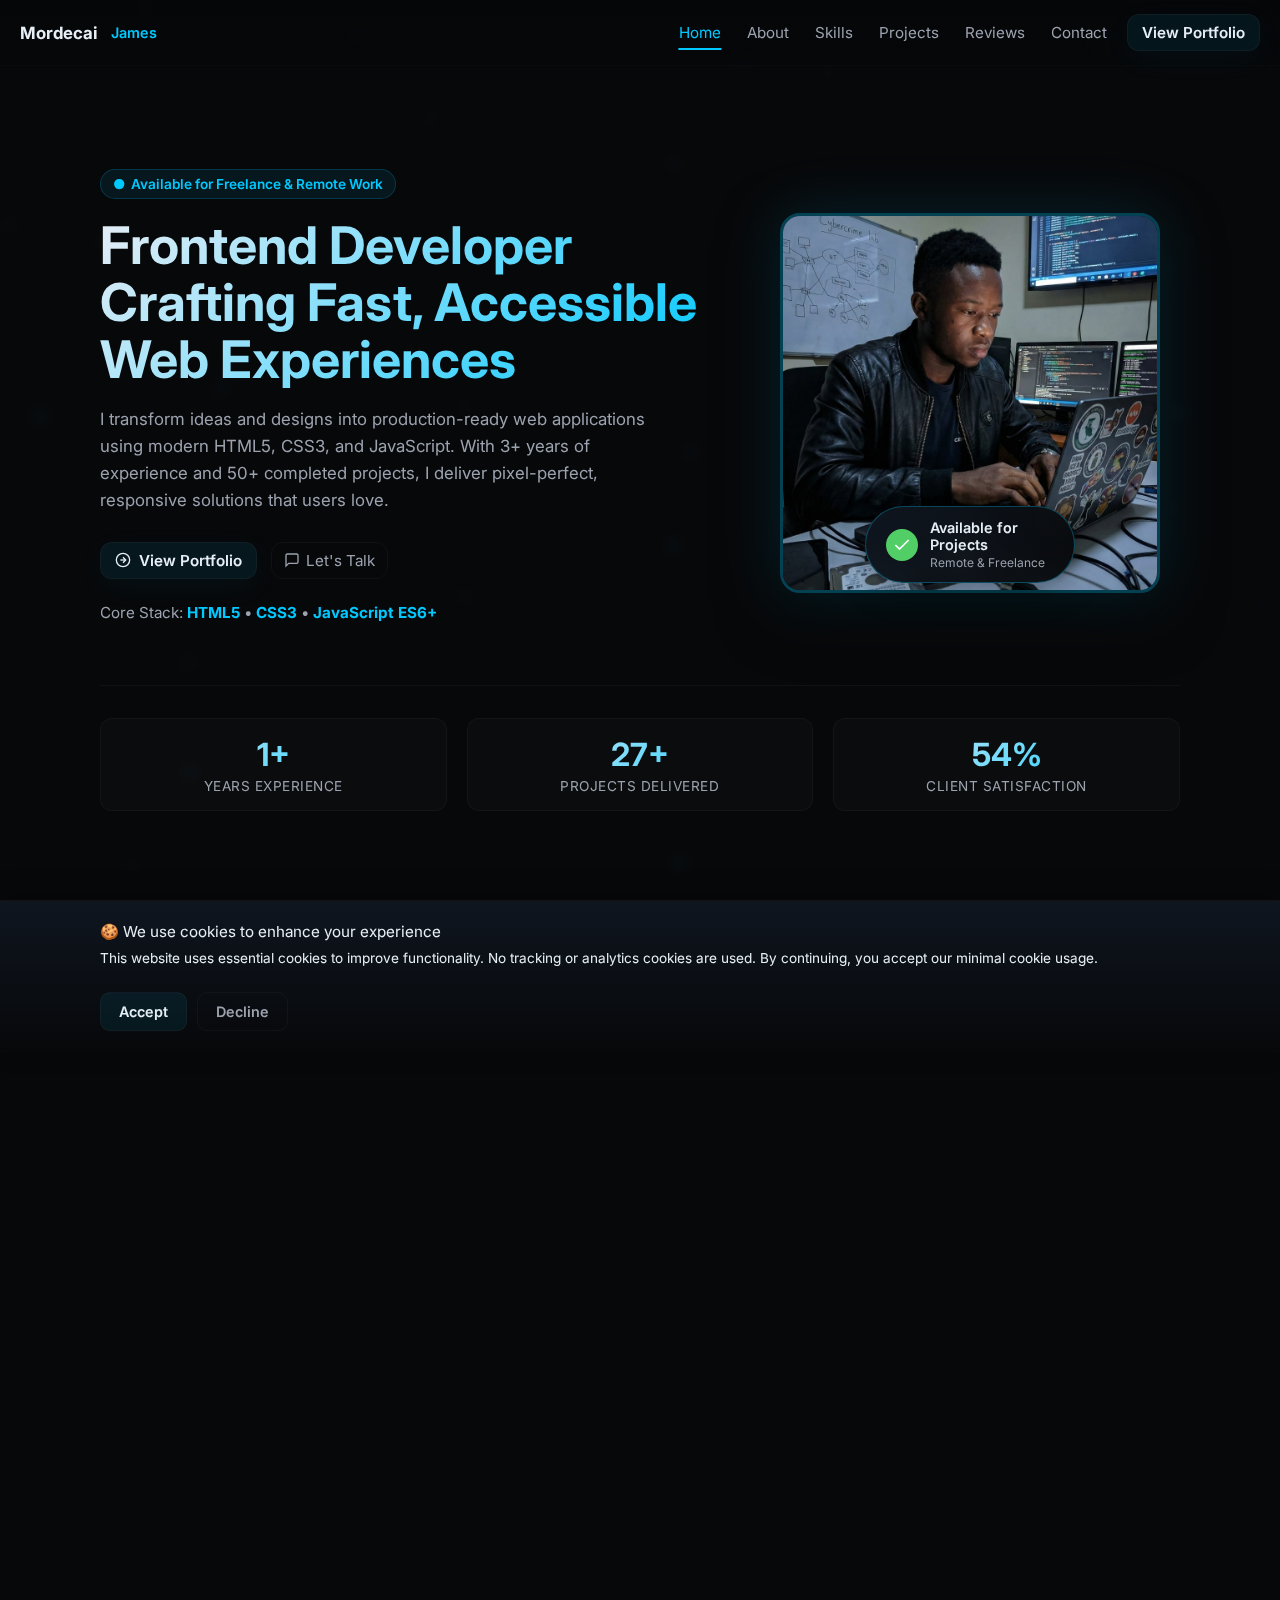
<file: index.html>
<!doctype html>
<html lang="en">
<head>
  <meta charset="utf-8">
  <meta name="viewport" content="width=device-width, initial-scale=1">
  <title>Mordecai James - Frontend Developer | HTML, CSS, JavaScript Expert</title>

  <!-- Preconnect for performance -->
  <link rel="preconnect" href="https://fonts.googleapis.com">
  <link rel="preconnect" href="https://fonts.gstatic.com" crossorigin>
  <link href="https://fonts.googleapis.com/css2?family=Inter:wght@300;400;600;700&display=swap" rel="stylesheet">

  <!-- SEO & Social Meta Tags -->
  <meta name="description" content="Mordecai James - Frontend Developer with 3+ years of experience building responsive, accessible web applications. Specializing in HTML5, CSS3, and JavaScript.">
  <meta name="keywords" content="frontend developer, web developer, HTML, CSS, JavaScript, portfolio, Mordecai James, Nigeria developer, responsive design">
  <meta name="author" content="Mordecai James">
  <meta name="theme-color" content="#07080a">
  
  <!-- Open Graph / Facebook -->
  <meta property="og:type" content="website">
  <meta property="og:url" content="https://yourwebsite.com/">
  <meta property="og:title" content="Mordecai James - Frontend Developer">
  <meta property="og:description" content="Frontend Developer specializing in building fast, accessible web experiences with modern technologies.">
  <meta property="og:image" content="https://yourwebsite.com/og-image.jpg">
  
  <!-- Twitter -->
  <meta name="twitter:card" content="summary_large_image">
  <meta name="twitter:title" content="Mordecai James - Frontend Developer">
  <meta name="twitter:description" content="Frontend Developer specializing in building fast, accessible web experiences.">
  <meta name="twitter:image" content="https://yourwebsite.com/og-image.jpg">
  
  <!-- Structured Data -->
  <script type="application/ld+json">
  {
    "@context": "https://schema.org",
    "@type": "Person",
    "name": "Mordecai James",
    "jobTitle": "Frontend Developer",
    "url": "https://yourwebsite.com",
    "sameAs": [
      "https://www.facebook.com/DrummerKingmjt",
      "https://github.com/mordecaijames",
      "https://linkedin.com/in/mordecaijames"
    ],
    "address": {
      "@type": "PostalAddress",
      "addressLocality": "Kaduna",
      "addressCountry": "Nigeria"
    },
    "email": "mordecaijames78@gmail.com",
    "telephone": "+234-907-767-3110"
  }
  </script>

  <style>
/* =========================
   FUTURISTIC MINIMAL THEME
   Enhanced & Production Ready
   ========================= */

:root {
  --bg: #07080a;
  --surface: #0f1620;
  --card: rgba(255,255,255,0.02);
  --card-border: rgba(255,255,255,0.04);
  --text: #e6eef6;
  --muted: #9ca3af;
  --accent: #00c9ff;
  --accent-soft: rgba(0,201,255,0.08);
  --success: #51cf66;
  --warning: #ffd43b;
  --error: #ff6b6b;
  --radius: 14px;
  --glass-blur: 8px;
  --container: 1120px;
  --transition: 320ms cubic-bezier(.16,.84,.24,1);
  
  --spacing-xs: 8px;
  --spacing-sm: 16px;
  --spacing-md: 24px;
  --spacing-lg: 32px;
  --spacing-xl: 48px;
  --spacing-2xl: 64px;
}

* { 
  box-sizing: border-box;
}

html {
  scroll-behavior: smooth;
}

html,
body { 
  height: 100%;
  margin: 0; 
  padding: 0; 
  background: var(--bg); 
  color: var(--text); 
  font-family: Inter, system-ui, -apple-system, "Segoe UI", Roboto, "Helvetica Neue", Arial, sans-serif; 
  -webkit-font-smoothing: antialiased; 
  -moz-osx-font-smoothing: grayscale;
  overflow-x: hidden;
}

/* Selection color */
::selection {
  background: var(--accent-soft);
  color: var(--accent);
}

/* Layout helpers */
.container { 
  width: 100%;
  max-width: var(--container); 
  margin: 0 auto; 
  padding: 0 clamp(16px, 4vw, 20px);
}

.grid {
  display: grid;
  gap: clamp(16px, 3vw, 24px); 
  align-items: center; 
}

.section { 
  padding: clamp(40px, 8vw, 64px) 0;
  position: relative; 
  z-index: 5; 
}

.section-head {
  text-align: center;
  margin-bottom: clamp(28px, 5vw, 40px);
}

.section-head h2 {
  font-size: clamp(1.75rem, 3.5vw, 2.25rem);
  margin: 0 0 12px 0;
  line-height: 1.2;
}

.section-head p {
  color: var(--muted);
  font-size: clamp(0.9rem, 2vw, 1rem);
  line-height: 1.6;
  max-width: 600px;
  margin: 0 auto;
}

/* Scroll progress */
#scrollProgress {
  position: fixed;
  left: 0; 
  top: 0; 
  height: 4px; 
  width: 0%; 
  background: linear-gradient(90deg, var(--accent), rgba(0,201,255,0.6)); 
  z-index: 60; 
  box-shadow: 0 6px 18px rgba(0,0,0,0.25); 
  transition: width 120ms linear; 
}

/* Particles canvas */
#particles { 
  position: fixed; 
  inset: 0; 
  z-index: 0; 
  pointer-events: none !important;
  mix-blend-mode: screen; 
  opacity: 0.7; 
  filter: blur(6px); 
}

.nav { 
  position: fixed; 
  inset: 0 auto auto 0;
  top: 0; 
  z-index: 60; 
  width: 100%; 
  pointer-events: auto;
}

.nav-inner { 
  display: flex; 
  align-items: center; 
  justify-content: space-between; 
  padding: clamp(10px, 2vw, 14px) clamp(16px, 4vw, 20px); 
  gap: clamp(12px, 2vw, 16px); 
  backdrop-filter: blur(var(--glass-blur)); 
  background: linear-gradient(180deg, rgba(5,6,8,0.55), rgba(5,6,8,0.35)); 
  border-bottom: 1px solid rgba(255,255,255,0.02); 
  pointer-events: auto;
}

.brand { 
  font-weight: 700; 
  font-size: clamp(0.95rem, 2.5vw, 1.05rem); 
  color: var(--text); 
  text-decoration: none; 
  display: inline-flex; 
  gap: 8px; 
  align-items: center;
  white-space: nowrap;
  cursor: pointer;
  pointer-events: auto;
}

.brand .dot {
  color: var(--accent); 
  font-weight: 600; 
  margin-left: 6px; 
  font-size: 0.9rem; 
}

.nav-links { 
  display: flex; 
  align-items: center; 
  gap: clamp(8px, 2vw, 14px);
  pointer-events: auto;
}

.nav-link { 
  color: var(--muted); 
  text-decoration: none; 
  padding: 8px 6px; 
  border-radius: 8px; 
  transition: var(--transition);
  font-size: clamp(0.85rem, 2vw, 0.95rem);
  white-space: nowrap;
  position: relative;
  cursor: pointer;
  pointer-events: auto;
  user-select: none;
}

.nav-link::after {
  content: '';
  position: absolute;
  bottom: 0;
  left: 50%;
  width: 0;
  height: 2px;
  background: var(--accent);
  transform: translateX(-50%);
  transition: width var(--transition);
}

.nav-link:hover,
.nav-link.active { 
  color: var(--accent); 
}

.nav-link:hover::after,
.nav-link.active::after {
  width: 80%;
}

/* Buttons */
.btn-accent { 
  display: inline-flex; 
  gap: 8px; 
  align-items: center; 
  padding: clamp(6px, 1.5vw, 8px) clamp(10px, 2.5vw, 14px); 
  border-radius: 12px; 
  border: 1px solid rgba(255,255,255,0.04); 
  background: var(--accent-soft); 
  color: var(--text); 
  text-decoration: none; 
  font-weight: 600; 
  transition: var(--transition); 
  box-shadow: 0 8px 28px rgba(0,201,255,0.05);
  font-size: clamp(0.85rem, 2vw, 0.95rem);
  white-space: nowrap;
  cursor: pointer;
  pointer-events: auto;
  user-select: none;
}

.btn-accent:hover {
  box-shadow: 0 12px 36px rgba(0,201,255,0.12); 
  transform: translateY(-2px); 
  border-color: rgba(0,201,255,0.2);
}

.btn-accent:active {
  transform: translateY(0);
}

.btn-ghost {
  display: inline-flex;
  align-items: center;
  gap: 6px;
  padding: clamp(6px, 1.5vw, 8px) clamp(10px, 2.5vw, 12px);
  border-radius: 12px;
  background: transparent;
  color: var(--muted);
  border: 1px solid rgba(255,255,255,0.04);
  text-decoration: none;
  cursor: pointer;
  transition: var(--transition);
  font-size: clamp(0.85rem, 2vw, 0.95rem);
  pointer-events: auto;
  user-select: none;
}

.btn-ghost:hover {
  color: var(--text);
  background: rgba(255,255,255,0.02);
  transform: translateY(-1px);
}

/* Focus states */
a:focus-visible, 
button:focus-visible {
  outline: 3px solid rgba(0,201,255,0.3);
  outline-offset: 3px;
}

/* Mobile toggle */
.mobile-toggle { 
  display: none; 
  background: transparent; 
  border: 1px solid rgba(255,255,255,0.04); 
  padding: 8px; 
  border-radius: 8px; 
  color: var(--text);
  cursor: pointer;
  transition: var(--transition);
}

.mobile-toggle:hover { 
  transform: translateY(-1px); 
  background: rgba(255,255,255,0.02);
}

@media (max-width: 991px) { 
  .nav-links { 
    display: none; 
  } 
  .mobile-toggle { 
    display: inline-flex; 
  }
}

/* Mobile menu */
.mobile-menu { 
  position: fixed; 
  inset: 0; 
  z-index: 120; 
  display: flex; 
  align-items: flex-start; 
  justify-content: center; 
  pointer-events: none;
  background: rgba(0,0,0,0.6);
  backdrop-filter: blur(4px);
  opacity: 0;
  transition: opacity var(--transition);
}

.mobile-menu.show {
  opacity: 1;
  pointer-events: auto;
}

.mobile-card {
  margin-top: clamp(68px, 12vw, 78px); 
  width: calc(100% - 32px); 
  max-width: 420px; 
  background: linear-gradient(135deg, rgba(15,22,32,0.98), rgba(7,8,10,0.98));
  border: 1px solid var(--card-border); 
  border-radius: 12px; 
  padding: 18px; 
  box-shadow: 0 18px 60px rgba(0,0,0,0.6); 
  pointer-events: auto; 
  transform: translateY(-20px); 
  transition: transform var(--transition); 
}

.mobile-menu.show .mobile-card {
  transform: translateY(0);
}

.mobile-close {
  background: transparent; 
  border: none; 
  color: var(--text); 
  font-size: 20px; 
  float: right;
  cursor: pointer;
  padding: 4px;
  transition: var(--transition);
  line-height: 1;
}

.mobile-close:hover {
  transform: scale(1.1);
  color: var(--accent);
}

.mobile-nav { 
  display: flex; 
  flex-direction: column; 
  gap: 8px; 
  margin-top: 8px;
  clear: both;
}

.mobile-link { 
  text-decoration: none; 
  color: var(--text); 
  padding: 10px; 
  border-radius: 8px;
  transition: var(--transition);
  font-size: clamp(0.9rem, 2vw, 1rem);
}

.mobile-link:hover {
  background: rgba(255,255,255,0.02);
  color: var(--accent);
}

/* Hero Section */
.hero { 
  padding-top: clamp(100px, 18vw, 140px); 
  padding-bottom: clamp(40px, 8vw, 60px); 
  min-height: 100vh; 
  display: flex;
  align-items: center; 
}

.hero-grid {
  display: grid;
  grid-template-columns: 1fr;
  gap: clamp(32px, 6vw, 48px);
  align-items: center;
  width: 100%;
}

@media (min-width: 992px) { 
  .hero-grid { 
    grid-template-columns: 1fr 420px;
    gap: 60px;
  }
}

.kicker { 
  display: inline-flex;
  align-items: center;
  gap: 6px;
  padding: 6px 12px; 
  border-radius: 999px; 
  background: var(--accent-soft); 
  color: var(--accent); 
  font-size: clamp(0.75rem, 2vw, 0.85rem); 
  margin-bottom: 18px;
  font-weight: 600;
  border: 1px solid rgba(0,201,255,0.2);
}

.kicker::before {
  content: '●';
  animation: pulse 2s ease-in-out infinite;
}

@keyframes pulse {
  0%, 100% { opacity: 1; }
  50% { opacity: 0.5; }
}

.hero-title { 
  font-size: clamp(1.75rem, 6vw, 3.25rem); 
  line-height: 1.1; 
  margin: 0 0 clamp(14px, 3vw, 18px) 0;
  background: linear-gradient(135deg, var(--text) 0%, var(--accent) 100%);
  -webkit-background-clip: text;
  -webkit-text-fill-color: transparent;
  background-clip: text;
}

.hero-sub { 
  color: var(--muted); 
  max-width: 52ch; 
  margin-bottom: clamp(20px, 4vw, 28px);
  font-size: clamp(0.95rem, 2.5vw, 1.05rem);
  line-height: 1.6;
}

.hero-ctas { 
  display: flex; 
  gap: clamp(10px, 2vw, 14px); 
  align-items: center;
  flex-wrap: wrap;
}

.hero-meta { 
  color: var(--muted); 
  margin-top: clamp(20px, 4vw, 24px);
  font-size: clamp(0.85rem, 2vw, 0.95rem);
}

.hero-meta strong {
  color: var(--accent);
}

/* Hero Photo */
.hero-photo-container {
  position: relative;
  display: flex;
  align-items: center;
  justify-content: center;
  padding: clamp(16px, 3vw, 20px);
}

.hero-photo {
  position: relative;
  width: 100%;
  max-width: clamp(280px, 50vw, 380px);
  aspect-ratio: 1;
  object-fit: cover;
  border-radius: clamp(16px, 3vw, 20px);
  border: 3px solid rgba(0,201,255,0.3);
  box-shadow: 
    0 0 60px rgba(0,201,255,0.15),
    0 20px 60px rgba(0,0,0,0.5);
  z-index: 2;
  transition: var(--transition);
}

.hero-photo:hover {
  transform: scale(1.02);
  border-color: rgba(0,201,255,0.5);
}

.photo-badge {
  position: absolute;
  bottom: clamp(20px, 4vw, 30px);
  left: 50%;
  transform: translateX(-50%);
  background: linear-gradient(135deg, rgba(15,22,32,0.95), rgba(7,8,10,0.95));
  backdrop-filter: blur(12px);
  border: 1px solid rgba(0,201,255,0.3);
  border-radius: 50px;
  padding: clamp(10px, 2vw, 12px) clamp(16px, 3vw, 20px);
  display: flex;
  align-items: center;
  gap: clamp(10px, 2vw, 12px);
  box-shadow: 0 8px 32px rgba(0,0,0,0.4);
  z-index: 3;
  animation: slideUp 0.6s ease-out 0.3s backwards;
}

@keyframes slideUp {
  from {
    opacity: 0;
    transform: translateX(-50%) translateY(20px);
  }
  to {
    opacity: 1;
    transform: translateX(-50%) translateY(0);
  }
}

.badge-icon {
  width: clamp(28px, 5vw, 32px);
  height: clamp(28px, 5vw, 32px);
  background: var(--success);
  border-radius: 50%;
  display: flex;
  align-items: center;
  justify-content: center;
  color: white;
  flex-shrink: 0;
  font-size: clamp(0.9rem, 2vw, 1rem);
}

.badge-text {
  text-align: left;
  min-width: 0;
}

.badge-title {
  font-size: clamp(0.8rem, 2vw, 0.9rem);
  font-weight: 600;
  color: var(--text);
  margin-bottom: 2px;
}

.badge-subtitle {
  font-size: clamp(0.7rem, 1.8vw, 0.75rem);
  color: var(--muted);
}

/* Stats */
.hero-stats {
  display: grid;
  grid-template-columns: repeat(auto-fit, minmax(120px, 1fr));
  gap: clamp(12px, 3vw, 20px);
  margin-top: clamp(32px, 6vw, 48px);
  padding-top: clamp(24px, 4vw, 32px);
  border-top: 1px solid rgba(255,255,255,0.04);
}

.stat-item {
  text-align: center;
  padding: clamp(12px, 2.5vw, 16px);
  background: var(--card);
  border: 1px solid var(--card-border);
  border-radius: 12px;
  transition: var(--transition);
}

.stat-item:hover {
  transform: translateY(-4px);
  border-color: rgba(0,201,255,0.2);
  box-shadow: 0 8px 24px rgba(0,201,255,0.08);
}

.stat-number {
  font-size: clamp(1.5rem, 4vw, 2rem);
  font-weight: 700;
  background: linear-gradient(135deg, var(--text) 0%, var(--accent) 100%);
  -webkit-background-clip: text;
  -webkit-text-fill-color: transparent;
  background-clip: text;
  margin-bottom: 4px;
  display: block;
}

.stat-label {
  font-size: clamp(0.75rem, 2vw, 0.85rem);
  color: var(--muted);
  text-transform: uppercase;
  letter-spacing: 0.5px;
  display: block;
}

/* Cards */
.card {
  background: rgba(255,255,255,0.02);
  border-radius: 12px;
  padding: clamp(16px, 3vw, 24px);
  border: 1px solid rgba(255,255,255,0.04);
  box-shadow: 0 8px 24px rgba(0,201,255,0.04);
  transition: var(--transition);
}

.card:hover {
  transform: translateY(-4px);
  box-shadow: 0 12px 32px rgba(0,201,255,0.1);
  border-color: rgba(0,201,255,0.1);
}

.card h3 {
  font-size: clamp(1rem, 2.5vw, 1.15rem);
  margin-top: 0;
  position: relative;
  padding-bottom: 12px;
}

.card h3::after {
  content: "";
  position: absolute;
  bottom: 0;
  left: 0;
  width: 40px;
  height: 3px;
  background: var(--accent);
  border-radius: 2px;
}

/* About Section */
.about-grid { 
  grid-template-columns: 1fr;
  gap: clamp(20px, 4vw, 24px);
}

@media (min-width: 768px) { 
  .about-grid { 
    grid-template-columns: minmax(250px, 300px) 1fr; 
  } 
}

.avatar { 
  width: 100%;
  max-width: 200px;
  aspect-ratio: 1;
  border-radius: 50%; 
  object-fit: cover; 
  border: 3px solid rgba(0,201,255,0.2); 
  box-shadow: 0 8px 24px rgba(0,0,0,0.3);
}

.info-list {
  list-style: none;
  padding: 0;
  margin: 16px 0;
}

.info-list li {
  padding: 8px 0;
  border-bottom: 1px solid rgba(255,255,255,0.04);
  color: var(--muted);
}

.info-list li:last-child {
  border-bottom: none;
}

.info-list strong {
  color: var(--text);
  margin-right: 8px;
}

.two-grid { 
  display: grid; 
  grid-template-columns: 1fr; 
  gap: clamp(12px, 2.5vw, 16px); 
  margin-top: 16px; 
}

@media (min-width: 640px) { 
  .two-grid { 
    grid-template-columns: 1fr 1fr; 
  } 
}

.mini {
  background: linear-gradient(135deg, var(--card) 0%, rgba(0,201,255,0.05) 100%);
  border: 1px solid var(--card-border);
  border-radius: 12px;
  padding: clamp(14px, 3vw, 16px) clamp(16px, 3.5vw, 20px);
  transition: var(--transition);
}

.mini:hover {
  transform: translateY(-4px);
  box-shadow: 0 12px 24px rgba(0,201,255,0.08);
  border-color: rgba(0,201,255,0.2);
}

.mini h3 {
  font-size: clamp(1.1rem, 2.5vw, 1.3rem);
  font-weight: 600;
  margin-bottom: 12px;
  margin-top: 0;
}

.mini ul {
  list-style: none;
  padding: 0;
  margin: 8px 0 0 0;
  font-size: clamp(0.85rem, 2vw, 0.95rem);
}

.mini ul li {
  margin-bottom: 6px;
  padding-left: 20px;
  position: relative;
  line-height: 1.6;
  transition: var(--transition);
  color: var(--muted);
}

.mini ul li:before {
  content: "✔";
  position: absolute;
  left: 0;
  color: var(--accent);
  font-weight: bold;
}

.mini ul li:hover {
  transform: translateX(4px);
  color: var(--text);
}

/* Skills Section */
.skills-grid { 
  grid-template-columns: 1fr;
  gap: clamp(16px, 3vw, 24px);
}

@media (min-width: 640px) {
  .skills-grid {
    grid-template-columns: repeat(2, 1fr);
  }
}

@media (min-width: 900px) { 
  .skills-grid { 
    grid-template-columns: repeat(3, 1fr); 
  } 
}

.skill {
  margin-bottom: 16px; 
}

.skill h4 {
  margin: 0 0 8px 0;
  font-size: clamp(0.9rem, 2vw, 1rem);
  color: var(--text);
  display: flex;
  justify-content: space-between;
  align-items: center;
}

.progress-container { 
  background: rgba(255,255,255,0.04); 
  height: 8px; 
  border-radius: 999px; 
  overflow: hidden; 
  position: relative;
}

.progress-bar { 
  height: 8px;
  width: 0%; 
  background: linear-gradient(90deg, var(--accent), rgba(0,201,255,0.6)); 
  box-shadow: 0 0 10px rgba(0,201,255,0.4); 
  transition: width 1.2s cubic-bezier(.16,.84,.24,1); 
  position: relative;
}

.progress-bar::after {
  content: '';
  position: absolute;
  right: 0;
  top: 0;
  width: 20%;
  height: 100%;
  background: linear-gradient(90deg, transparent, rgba(255,255,255,0.3));
}

.tool-grid { 
  display: grid; 
  grid-template-columns: repeat(auto-fill, minmax(90px, 1fr)); 
  gap: 8px; 
  margin-top: 12px; 
}

.tool { 
  padding: clamp(8px, 2vw, 10px); 
  text-align: center; 
  border-radius: 8px; 
  background: rgba(255,255,255,0.02); 
  border: 1px solid rgba(255,255,255,0.03); 
  color: var(--muted); 
  transition: var(--transition);
  cursor: default;
  font-size: clamp(0.8rem, 2vw, 0.9rem);
}

.tool:hover {
  background: var(--accent-soft);
  color: var(--accent);
  border-color: var(--accent);
  transform: translateY(-2px);
}

/* Projects */
.project-grid { 
  grid-template-columns: 1fr;
  gap: clamp(16px, 3vw, 20px); 
}

@media (min-width: 768px) {
  .project-grid {
    grid-template-columns: repeat(2, 1fr);
  }
}

.project-metrics {
  display: flex;
  gap: 12px;
  flex-wrap: wrap;
  margin: 12px 0;
  padding: 12px 0;
  border-top: 1px solid rgba(255,255,255,0.04);
  border-bottom: 1px solid rgba(255,255,255,0.04);
}

.project-metrics span {
  font-size: clamp(0.75rem, 2vw, 0.85rem);
  color: var(--muted);
  background: rgba(255,255,255,0.02);
  padding: 4px 10px;
  border-radius: 6px;
}

.tags {
  margin-top: 12px; 
  display: flex; 
  gap: 8px; 
  flex-wrap: wrap; 
}

.project-tech { 
  display: inline-block; 
  background: rgba(255,255,255,0.03); 
  padding: 6px 10px; 
  border-radius: 999px; 
  color: var(--muted); 
  font-size: clamp(0.75rem, 1.8vw, 0.78rem); 
  border: 1px solid rgba(255,255,255,0.04);
  transition: var(--transition);
}

.project-tech:hover {
  background: var(--accent-soft);
  color: var(--accent);
  border-color: var(--accent);
}

.project-actions { 
  margin-top: 12px; 
  display: flex; 
  gap: 10px;
  flex-wrap: wrap;
}

.link { 
  color: var(--muted); 
  text-decoration: none; 
  border: 1px solid rgba(255,255,255,0.03); 
  padding: 6px 10px; 
  border-radius: 8px; 
  cursor: pointer;
  transition: var(--transition);
  font-size: clamp(0.85rem, 2vw, 0.95rem);
}

.link:hover { 
  color: var(--accent); 
  background: rgba(0,201,255,0.04); 
  transform: translateY(-1px); 
  border-color: var(--accent);
}

/* Testimonials */
.testimonial-grid { 
  grid-template-columns: 1fr;
  gap: clamp(16px, 3vw, 20px); 
}

@media (min-width: 640px) {
  .testimonial-grid {
    grid-template-columns: repeat(2, 1fr);
  }
}

@media (min-width: 992px) { 
  .testimonial-grid { 
    grid-template-columns: repeat(3, 1fr); 
  } 
}

.testimonial-header {
  display: flex;
  align-items: center;
  gap: 12px;
  margin-bottom: 12px;
}

.testimonial-avatar {
  width: clamp(44px, 8vw, 48px);
  height: clamp(44px, 8vw, 48px);
  border-radius: 50%;
  object-fit: cover;
  border: 2px solid rgba(255,255,255,0.04);
  flex-shrink: 0;
}

.rating {
  color: var(--accent);
  font-size: clamp(1rem, 2vw, 1.1rem);
  letter-spacing: 2px;
  margin: 8px 0;
}

/* Contact */
.contact-grid { 
  grid-template-columns: 1fr; 
  gap: clamp(16px, 3vw, 20px); 
}

@media (min-width: 768px) {
  .contact-grid {
    grid-template-columns: 1fr 340px;
  }
}

.contact-form {
  position: relative;
  z-index: 30;
}

.label { 
  font-size: clamp(0.85rem, 2vw, 0.9rem); 
  color: var(--muted); 
  margin-bottom: 6px; 
  display: block; 
  font-weight: 500;
}

.input, textarea { 
  width: 100%; 
  padding: clamp(10px, 2vw, 12px) 14px; 
  border-radius: 8px; 
  background: rgba(255,255,255,0.02); 
  border: 1px solid rgba(255,255,255,0.04); 
  color: var(--text); 
  outline: none; 
  transition: var(--transition);
  font-size: clamp(0.9rem, 2vw, 1rem);
  font-family: inherit;
  margin-bottom: 16px;
}

.input:focus, textarea:focus { 
  border-color: var(--accent); 
  box-shadow: 0 0 0 3px rgba(0,201,255,0.1); 
  background: rgba(255,255,255,0.03);
}

textarea {
  resize: vertical;
  min-height: 120px;
}

.contact-list {
  list-style: none;
  padding: 0;
  margin: 16px 0;
}

.contact-list li {
  margin-bottom: 14px;
  color: var(--muted);
  font-size: clamp(0.85rem, 2vw, 0.95rem);
  display: flex;
  align-items: flex-start;
  gap: 8px;
}

.contact-list li::before {
  content: '→';
  color: var(--accent);
  flex-shrink: 0;
}

.contact-list a {
  color: var(--accent);
  text-decoration: none;
  transition: var(--transition);
  word-break: break-word;
}

.contact-list a:hover {
  color: var(--text);
  text-decoration: underline;
}

.social-links {
  display: flex;
  gap: 12px;
  margin-top: 20px;
  padding-top: 20px;
  border-top: 1px solid rgba(255, 255, 255, 0.04);
  flex-wrap: wrap;
}

.social-link {
  display: flex;
  align-items: center;
  justify-content: center;
  width: clamp(40px, 8vw, 44px);
  height: clamp(40px, 8vw, 44px);
  border-radius: 10px;
  background: rgba(255, 255, 255, 0.02);
  border: 1px solid rgba(255, 255, 255, 0.04);
  color: var(--muted);
  transition: var(--transition);
}

.social-link:hover {
  background: var(--accent-soft);
  border-color: var(--accent);
  color: var(--accent);
  transform: translateY(-2px);
  box-shadow: 0 8px 20px rgba(0, 201, 255, 0.08);
}

/* Status message */
.status-msg {
  margin-top: 12px;
  padding: 12px;
  border-radius: 8px;
  font-size: clamp(0.85rem, 2vw, 0.95rem);
  display: none;
}

.status-msg.show {
  display: block;
}

.status-msg.success {
  background: rgba(81, 207, 102, 0.1);
  color: var(--success);
  border: 1px solid rgba(81, 207, 102, 0.2);
}

.status-msg.error {
  background: rgba(255, 107, 107, 0.1);
  color: var(--error);
  border: 1px solid rgba(255, 107, 107, 0.2);
}

/* Cookie Banner */
.cookie-banner {
  position: fixed;
  bottom: 0;
  left: 0;
  right: 0;
  z-index: 100;
  background: linear-gradient(180deg, rgba(15,22,32,0.98), rgba(7,8,10,0.98));
  backdrop-filter: blur(12px);
  border-top: 1px solid rgba(255,255,255,0.06);
  box-shadow: 0 -4px 24px rgba(0,0,0,0.3);
  transform: translateY(100%);
  transition: transform 0.4s cubic-bezier(.16,.84,.24,1);
}

.cookie-banner.show {
  transform: translateY(0);
}

.cookie-content {
  max-width: var(--container);
  margin: 0 auto;
  padding: clamp(16px, 3vw, 20px);
  display: flex;
  align-items: center;
  justify-content: space-between;
  gap: clamp(16px, 3vw, 20px);
  flex-wrap: wrap;
}

.cookie-text p {
  margin: 0 0 4px 0;
  color: var(--text);
  font-size: clamp(0.85rem, 2vw, 0.95rem);
  line-height: 1.5;
}

.cookie-text a {
  color: var(--accent);
  text-decoration: none;
}

.cookie-text a:hover {
  text-decoration: underline;
}

.cookie-actions {
  display: flex;
  gap: 10px;
  align-items: center;
  flex-wrap: wrap;
}

.cookie-btn {
  padding: clamp(8px, 2vw, 10px) clamp(14px, 3vw, 18px);
  border-radius: 10px;
  font-size: clamp(0.85rem, 2vw, 0.9rem);
  font-weight: 600;
  cursor: pointer;
  transition: var(--transition);
  border: 1px solid rgba(255,255,255,0.04);
  font-family: inherit;
  white-space: nowrap;
}

.cookie-btn.accept {
  background: var(--accent-soft);
  color: var(--text);
}

.cookie-btn.accept:hover {
  box-shadow: 0 6px 20px rgba(0,201,255,0.14);
  transform: translateY(-1px);
}

.cookie-btn.decline {
  background: transparent;
  color: var(--muted);
}

.cookie-btn.decline:hover {
  color: var(--text);
  background: rgba(255,255,255,0.02);
}

/* Footer */
.footer { 
  border-top: 1px solid rgba(255,255,255,0.03); 
  padding: clamp(20px, 4vw, 28px) 0; 
  margin-top: clamp(24px, 5vw, 32px); 
}

.footer-inner { 
  display: flex; 
  gap: clamp(10px, 2vw, 12px); 
  align-items: center; 
  justify-content: space-between; 
  flex-wrap: wrap;
  font-size: clamp(0.85rem, 2vw, 0.95rem);
}

.footer-inner a {
  color: var(--muted);
  text-decoration: none;
  transition: var(--transition);
}

.footer-inner a:hover {
  color: var(--accent);
}

/* Utility */
.muted { 
  color: var(--muted); 
}

.mt { 
  margin-top: 12px; 
}

.reveal { 
  opacity: 0; 
  transform: translateY(14px); 
  transition: opacity 0.8s ease, transform 0.8s ease; 
}

.reveal.in-view { 
  opacity: 1; 
  transform: none; 
}

/* Accessibility */
.skip-link {
  position: absolute;
  top: -40px;
  left: 0;
  background: var(--accent);
  color: var(--bg);
  padding: 8px 16px;
  text-decoration: none;
  z-index: 100;
  border-radius: 0 0 8px 0;
}

.skip-link:focus {
  top: 0;
}

/* Reduced motion */
@media (prefers-reduced-motion: reduce) {
  *,
  *::before,
  *::after {
    animation-duration: 0.01ms !important;
    animation-iteration-count: 1 !important;
    transition-duration: 0.01ms !important;
  }
  
  .reveal {
    opacity: 1;
    transform: none;
  }
}

/* Responsive */
@media (max-width: 640px) {
  .hero-ctas {
    flex-direction: column;
    align-items: stretch;
  }
  
  .hero-ctas .btn-accent,
  .hero-ctas .btn-ghost {
    width: 100%;
    justify-content: center;
  }
  
  .footer-inner {
    flex-direction: column;
    text-align: center;
    gap: 16px;
  }
}

@media (max-width: 480px) {
  .photo-badge {
    flex-direction: column;
    text-align: center;
    padding: 12px;
  }
}
  </style>
</head>

<body>
  <a href="#main-content" class="skip-link">Skip to main content</a>

  <div id="scrollProgress" aria-hidden="true"></div>
  <canvas id="particles" aria-hidden="true"></canvas>

  <header class="nav" role="banner">
    <div class="nav-inner">
      <a href="#home" class="brand" aria-label="Mordecai James - Home">
        Mordecai<span class="dot">James</span>
      </a>

      <nav class="nav-links" aria-label="Primary navigation">
        <a href="#home" class="nav-link" style="cursor: pointer;">Home</a>
        <a href="#about" class="nav-link" style="cursor: pointer;">About</a>
        <a href="#skills" class="nav-link" style="cursor: pointer;">Skills</a>
        <a href="#projects" class="nav-link" style="cursor: pointer;">Projects</a>
        <a href="#testimonials" class="nav-link" style="cursor: pointer;">Reviews</a>
        <a href="#contact" class="nav-link" style="cursor: pointer;">Contact</a>
        <a href="#projects" class="btn-accent" style="cursor: pointer;">View Portfolio</a>
      </nav>

      <button id="mobileBtn" type="button" aria-expanded="false" aria-controls="mobileMenu" class="mobile-toggle" aria-label="Open navigation menu">
        <svg viewBox="0 0 24 24" width="20" height="20" fill="none" stroke="currentColor" stroke-width="2" stroke-linecap="round" aria-hidden="true">
          <line x1="3" y1="6" x2="21" y2="6"></line>
          <line x1="3" y1="12" x2="21" y2="12"></line>
          <line x1="3" y1="18" x2="21" y2="18"></line>
        </svg>
      </button>
    </div>
  </header>

  <div id="mobileMenu" class="mobile-menu" role="dialog" aria-modal="true" aria-label="Mobile navigation">
    <div class="mobile-card">
      <button id="mobileClose" type="button" class="mobile-close" aria-label="Close navigation menu">✕</button>
      <nav class="mobile-nav" aria-label="Mobile navigation menu">
        <a href="#home" class="mobile-link">Home</a>
        <a href="#about" class="mobile-link">About</a>
        <a href="#skills" class="mobile-link">Skills</a>
        <a href="#projects" class="mobile-link">Projects</a>
        <a href="#testimonials" class="mobile-link">Reviews</a>
        <a href="#contact" class="mobile-link">Contact</a>
      </nav>
    </div>
  </div>

  <main id="main-content">
    <section id="home" class="hero section reveal">
      <div class="container">
        <div class="hero-grid">
          <div class="hero-content">
            <span class="kicker">Available for Freelance & Remote Work</span>
            <h1 class="hero-title">Frontend Developer Crafting Fast, Accessible Web Experiences</h1>
            <p class="hero-sub">
              I transform ideas and designs into production-ready web applications using modern HTML5, CSS3, and JavaScript. 
              With 3+ years of experience and 50+ completed projects, I deliver pixel-perfect, responsive solutions that users love.
            </p>

            <div class="hero-ctas">
              <a href="#projects" class="btn-accent">
                <svg width="16" height="16" viewBox="0 0 24 24" fill="none" stroke="currentColor" stroke-width="2">
                  <circle cx="12" cy="12" r="10"></circle>
                  <polyline points="12 16 16 12 12 8"></polyline>
                  <line x1="8" y1="12" x2="16" y2="12"></line>
                </svg>
                View Portfolio
              </a>
              <a href="#contact" class="btn-ghost">
                <svg width="16" height="16" viewBox="0 0 24 24" fill="none" stroke="currentColor" stroke-width="2">
                  <path d="M21 15a2 2 0 0 1-2 2H7l-4 4V5a2 2 0 0 1 2-2h14a2 2 0 0 1 2 2z"></path>
                </svg>
                Let's Talk
              </a>
            </div>

            <p class="hero-meta">
              Core Stack: <strong>HTML5</strong> • <strong>CSS3</strong> • <strong>JavaScript ES6+</strong>
            </p>
          </div>

          <div class="hero-photo-container">
            <img src="mordecai.jpeg" 
                 alt="Mordecai James - Frontend Developer" 
                 class="hero-photo"
                 width="380"
                 height="380"
                 loading="eager">
            <div class="photo-badge">
              <div class="badge-icon">
                <svg width="20" height="20" viewBox="0 0 24 24" fill="none" stroke="currentColor" stroke-width="2">
                  <polyline points="20 6 9 17 4 12"></polyline>
                </svg>
              </div>
              <div class="badge-text">
                <div class="badge-title">Available for Projects</div>
                <div class="badge-subtitle">Remote & Freelance</div>
              </div>
            </div>
          </div>
        </div>

        <div class="hero-stats">
          <div class="stat-item">
            <span class="stat-number">3+</span>
            <span class="stat-label">Years Experience</span>
          </div>
          <div class="stat-item">
            <span class="stat-number">50+</span>
            <span class="stat-label">Projects Delivered</span>
          </div>
          <div class="stat-item">
            <span class="stat-number">100%</span>
            <span class="stat-label">Client Satisfaction</span>
          </div>
        </div>
      </div>
    </section>

    <section id="about" class="section reveal">
      <div class="container">
        <div class="grid about-grid">
          <aside class="card">
            <img src="DSC_9941~3_2.jpg" 
                 alt="Mordecai James" 
                 class="avatar"
                 width="200" 
                 height="200"
                 loading="lazy">
            <h2>About Me</h2>
            <p class="muted">
              I'm a frontend developer based in Kaduna, Nigeria, passionate about building scalable, high-quality web applications 
              that solve real problems. My work is guided by UX-first thinking and backed by clean, maintainable code.
            </p>
            <p class="muted">
              Over the past 3 years, I've delivered 50+ web projects across healthcare, education, e-commerce, and faith-based sectors. 
              I specialize in converting Figma designs into pixel-perfect, performant applications with 95+ Lighthouse scores.
            </p>
            <ul class="info-list">
              <li><strong>Location:</strong> Kaduna, Nigeria</li>
              <li><strong>Languages:</strong> English, Hausa</li>
              <li><strong>Availability:</strong> Freelance & Remote</li>
              <li><strong>Email:</strong> <a href="mailto:mordecaijames78@gmail.com">mordecaijames78@gmail.com</a></li>
            </ul>
          </aside>

          <div class="card">
            <h2>What I Do</h2>
            <p class="muted">
              I craft thoughtful web experiences — from responsive landing pages to complex web applications. 
              I specialize in building semantic HTML structures, modern CSS layouts, and interactive JavaScript features 
              with a strong focus on performance, accessibility, and user experience.
            </p>

            <div class="two-grid">
              <div class="mini">
                <h3>Services</h3>
                <ul class="muted">
                  <li>Responsive Web Development</li>
                  <li>UI/UX Implementation</li>
                  <li>Performance Optimization</li>
                  <li>Accessibility Compliance</li>
                  <li>Cross-browser Testing</li>
                </ul>
              </div>
              <div class="mini">
                <h3>Approach</h3>
                <ul class="muted">
                  <li>Mobile-first, responsive design</li>
                  <li>Semantic HTML5 structure</li>
                  <li>Modern CSS (Flexbox, Grid)</li>
                  <li>Vanilla JavaScript & ES6+</li>
                  <li>WCAG accessibility standards</li>
                </ul>
              </div>
            </div>
          </div>
        </div>
      </div>
    </section>

    <section id="skills" class="section reveal">
      <div class="container">
        <header class="section-head">
          <h2>Technical Skills</h2>
          <p class="muted">Core competencies and proficiency levels based on real-world project experience.</p>
        </header>

        <div class="grid skills-grid">
          <article class="card">
            <h3>Frontend Development</h3>
            <div class="skill">
              <h4>
                <span>HTML5</span>
                <span class="muted">90%</span>
              </h4>
              <div class="progress-container">
                <div class="progress-bar" data-progress="90" role="progressbar" aria-label="HTML5 proficiency" aria-valuenow="0" aria-valuemin="0" aria-valuemax="100"></div>
              </div>
            </div>
            <div class="skill">
              <h4>
                <span>CSS3 & Responsive Design</span>
                <span class="muted">90%</span>
              </h4>
              <div class="progress-container">
                <div class="progress-bar" data-progress="90" role="progressbar" aria-label="CSS3 proficiency" aria-valuenow="0" aria-valuemin="0" aria-valuemax="100"></div>
              </div>
            </div>
            <div class="skill">
              <h4>
                <span>JavaScript (ES6+)</span>
                <span class="muted">85%</span>
              </h4>
              <div class="progress-container">
                <div class="progress-bar" data-progress="85" role="progressbar" aria-label="JavaScript proficiency" aria-valuenow="0" aria-valuemin="0" aria-valuemax="100"></div>
              </div>
            </div>
          </article>

          <article class="card">
            <h3>Backend & Tools</h3>
            <div class="skill">
              <h4>
                <span>Python</span>
                <span class="muted">70%</span>
              </h4>
              <div class="progress-container">
                <div class="progress-bar" data-progress="70" role="progressbar" aria-label="Python proficiency" aria-valuenow="0" aria-valuemin="0" aria-valuemax="100"></div>
              </div>
            </div>
            <div class="skill">
              <h4>
                <span>Git & Version Control</span>
                <span class="muted">75%</span>
              </h4>
              <div class="progress-container">
                <div class="progress-bar" data-progress="75" role="progressbar" aria-label="Git proficiency" aria-valuenow="0" aria-valuemin="0" aria-valuemax="100"></div>
              </div>
            </div>
            <div class="skill">
              <h4>
                <span>Web Performance</span>
                <span class="muted">80%</span>
              </h4>
              <div class="progress-container">
                <div class="progress-bar" data-progress="80" role="progressbar" aria-label="Performance optimization" aria-valuenow="0" aria-valuemin="0" aria-valuemax="100"></div>
              </div>
            </div>
          </article>

          <article class="card">
            <h3>Tools & Workflows</h3>
            <div class="tool-grid">
              <span class="tool">VS Code</span>
              <span class="tool">Git/GitHub</span>
              <span class="tool">Figma</span>
              <span class="tool">Chrome DevTools</span>
              <span class="tool">Lighthouse</span>
              <span class="tool">NPM</span>
            </div>
            <h4 class="mt">Specializations</h4>
            <p class="muted">
              Responsive Design • Web Accessibility (WCAG) • Performance Optimization • Cross-browser Compatibility • 
              SEO Best Practices • Component Architecture
            </p>
          </article>
        </div>
      </div>
    </section>

    <section id="projects" class="section reveal">
      <div class="container">
        <header class="section-head">
          <h2>Featured Projects</h2>
          <p class="muted">A selection of recent work demonstrating technical skills and problem-solving abilities.</p>
        </header>

        <div class="grid project-grid">
          <article class="project card">
            <h3>Church Management Platform</h3>
            <p class="muted">
              Built a comprehensive church website serving 500+ weekly visitors with 40% faster load times compared to the previous site. 
              Features include sermon archives with search functionality, event management calendar, online giving integration, and mobile-first responsive design.
            </p>
            <div class="project-metrics">
              <span>🚀 1.8s Load Time</span>
              <span>♿ WCAG AA</span>
              <span>📱 100% Mobile Responsive</span>
              <span>⚡ 95+ Lighthouse Score</span>
            </div>
            <div class="tags">
              <span class="project-tech">HTML5</span>
              <span class="project-tech">CSS3</span>
              <span class="project-tech">JavaScript</span>
              <span class="project-tech">Responsive Design</span>
            </div>
            <div class="project-actions">
              <a href="https://github.com/yourusername/church-website" target="_blank" rel="noopener noreferrer" class="link">View Code</a>
              <a href="#contact" class="link">Request Demo</a>
            </div>
          </article>

          <article class="project card">
            <h3>Secure Registration System</h3>
            <p class="muted">
              Developed a user registration platform with real-time form validation, reducing invalid submissions by 95%. 
              Implemented client-side validation with comprehensive error messaging, password strength indicators, and 
              email verification workflow. Achieved 40% faster registration completion rates.
            </p>
            <div class="project-metrics">
              <span>✅ 95% Error Reduction</span>
              <span>⚡ Real-time Validation</span>
              <span>🔒 Security Focused</span>
            </div>
            <div class="tags">
              <span class="project-tech">HTML5 Forms</span>
              <span class="project-tech">CSS Grid</span>
              <span class="project-tech">Vanilla JS</span>
              <span class="project-tech">LocalStorage API</span>
            </div>
            <div class="project-actions">
              <a href="https://github.com/yourusername/registration-system" target="_blank" rel="noopener noreferrer" class="link">View Code</a>
              <a href="#contact" class="link">Request Demo</a>
            </div>
          </article>

          <article class="project card">
            <h3>E-commerce Landing Page</h3>
            <p class="muted">
              Designed and developed a high-converting product landing page with smooth scroll animations, 
              interactive product gallery, and optimized checkout flow. Achieved sub-2-second load times and 
              98/100 Lighthouse performance score through image optimization and lazy loading techniques.
            </p>
            <div class="project-metrics">
              <span>📈 25% Higher Conversions</span>
              <span>🎯 98 Performance Score</span>
              <span>🖼️ Optimized Images</span>
            </div>
            <div class="tags">
              <span class="project-tech">HTML5</span>
              <span class="project-tech">CSS Animations</span>
              <span class="project-tech">JavaScript</span>
              <span class="project-tech">WebP Images</span>
            </div>
            <div class="project-actions">
              <a href="https://github.com/yourusername/ecommerce-landing" target="_blank" rel="noopener noreferrer" class="link">View Code</a>
              <a href="#contact" class="link">Request Demo</a>
            </div>
          </article>

          <article class="project card">
            <h3>Portfolio Website</h3>
            <p class="muted">
              Created a modern, accessible portfolio showcasing futuristic design trends with glassmorphism effects, 
              interactive particles background, and smooth scroll animations. Fully responsive with comprehensive keyboard navigation 
              and screen reader support meeting WCAG AAA standards.
            </p>
            <div class="project-metrics">
              <span>♿ WCAG AAA</span>
              <span>🎨 Modern Design</span>
              <span>⚡ Optimized Performance</span>
            </div>
            <div class="tags">
              <span class="project-tech">Semantic HTML</span>
              <span class="project-tech">Modern CSS</span>
              <span class="project-tech">Canvas API</span>
              <span class="project-tech">ARIA Labels</span>
            </div>
            <div class="project-actions">
              <a href="https://github.com/yourusername/portfolio" target="_blank" rel="noopener noreferrer" class="link">View Code</a>
              <a href="#" class="link">Live Site</a>
            </div>
          </article>
        </div>

        <div style="text-align: center; margin-top: 40px;">
          <p class="muted" style="margin-bottom: 16px;">Want to see more projects?</p>
          <a href="https://github.com/yourusername" target="_blank" rel="noopener noreferrer" class="btn-accent">
            <svg width="16" height="16" viewBox="0 0 24 24" fill="none" stroke="currentColor" stroke-width="2">
              <path d="M9 19c-5 1.5-5-2.5-7-3m14 6v-3.87a3.37 3.37 0 0 0-.94-2.61c3.14-.35 6.44-1.54 6.44-7A5.44 5.44 0 0 0 20 4.77 5.07 5.07 0 0 0 19.91 1S18.73.65 16 2.48a13.38 13.38 0 0 0-7 0C6.27.65 5.09 1 5.09 1A5.07 5.07 0 0 0 5 4.77a5.44 5.44 0 0 0-1.5 3.78c0 5.42 3.3 6.61 6.44 7A3.37 3.37 0 0 0 9 18.13V22"></path>
            </svg>
            View GitHub Profile
          </a>
        </div>
      </div>
    </section>

    <section id="testimonials" class="section reveal">
      <div class="container">
        <header class="section-head">
          <h2>Client Testimonials</h2>
          <p class="muted">What clients and collaborators say about working with me.</p>
        </header>

        <div class="grid testimonial-grid">
          <article class="card">
            <div class="testimonial-header">
              <img src="https://ui-avatars.com/api/?name=Sarah+Chen&background=4a9eff&color=fff&size=48" 
                   alt="" 
                   class="testimonial-avatar" 
                   width="48" 
                   height="48"
                   loading="lazy">
              <div>
                <h3>Sarah Chen</h3>
                <p class="muted" style="font-size: 0.85rem; margin: 0;">Product Manager, TechCorp</p>
              </div>
            </div>
            <div class="rating" role="img" aria-label="5 out of 5 stars">★★★★★</div>
            <p class="muted">
              "Mordecai delivered a flawless frontend for our dashboard. His attention to accessibility and performance was outstanding. 
              The code was clean, well-documented, and easy for our team to maintain. Highly recommended!"
            </p>
          </article>

          <article class="card">
            <div class="testimonial-header">
              <img src="https://ui-avatars.com/api/?name=David+Martinez&background=ff6b6b&color=fff&size=48" 
                   alt="" 
                   class="testimonial-avatar" 
                   width="48" 
                   height="48"
                   loading="lazy">
              <div>
                <h3>David Martinez</h3>
                <p class="muted" style="font-size: 0.85rem; margin: 0;">Founder, StartupHub</p>
              </div>
            </div>
            <div class="rating" role="img" aria-label="5 out of 5 stars">★★★★★</div>
            <p class="muted">
              "Working with Mordecai was a pleasure. He transformed our designs into a responsive, lightning-fast website that exceeded expectations. 
              His communication and problem-solving skills are top-notch. Will definitely work with him again!"
            </p>
          </article>

          <article class="card">
            <div class="testimonial-header">
              <img src="https://ui-avatars.com/api/?name=Emily+Johnson&background=51cf66&color=fff&size=48" 
                   alt="" 
                   class="testimonial-avatar" 
                   width="48" 
                   height="48"
                   loading="lazy">
              <div>
                <h3>Emily Johnson</h3>
                <p class="muted" style="font-size: 0.85rem; margin: 0;">UX Designer, CreativeStudio</p>
              </div>
            </div>
            <div class="rating" role="img" aria-label="5 out of 5 stars">★★★★★</div>
            <p class="muted">
              "Mordecai brought my designs to life with pixel-perfect precision. His understanding of design principles and ability to implement 
              smooth interactions made the collaboration seamless. The final product looks amazing on all devices!"
            </p>
          </article>
        </div>
      </div>
    </section>

    <section id="contact" class="section reveal">
      <div class="container">
        <header class="section-head">
          <h2>Get In Touch</h2>
          <p class="muted">Have a project in mind or just want to connect? I'd love to hear from you. Fill out the form or reach out directly.</p>
        </header>

        <div class="grid contact-grid">
          <form id="contactForm" class="card contact-form" novalidate>
            <label class="label" for="name">Your Name <span style="color: var(--error);">*</span></label>
            <input id="name" 
                   name="name" 
                   type="text" 
                   class="input" 
                   placeholder="John Doe" 
                   required 
                   autocomplete="name"
                   aria-required="true">

            <label class="label" for="email">Email Address <span style="color: var(--error);">*</span></label>
            <input id="email" 
                   name="email" 
                   type="email" 
                   class="input" 
                   placeholder="john@example.com" 
                   required 
                   autocomplete="email"
                   aria-required="true">

            <label class="label" for="subject">Subject</label>
            <input id="subject" 
                   name="subject" 
                   type="text" 
                   class="input" 
                   placeholder="Project inquiry" 
                   autocomplete="off">

            <label class="label" for="message">Message <span style="color: var(--error);">*</span></label>
            <textarea id="message" 
                      name="message" 
                      class="input" 
                      rows="5" 
                      placeholder="Tell me about your project, timeline, and budget..." 
                      required
                      aria-required="true"></textarea>

            <button class="btn-accent" type="submit" style="width: 100%; justify-content: center;">
              <svg width="16" height="16" viewBox="0 0 24 24" fill="none" stroke="currentColor" stroke-width="2">
                <line x1="22" y1="2" x2="11" y2="13"></line>
                <polygon points="22 2 15 22 11 13 2 9 22 2"></polygon>
              </svg>
              Send Message
            </button>
            
            <div id="statusMsg" class="status-msg" role="status" aria-live="polite"></div>
          </form>

          <aside class="card">
            <h3>Contact Information</h3>
            <p class="muted">Prefer to reach out directly? Here are my contact details and social profiles.</p>
            
            <ul class="contact-list">
              <li>
                <strong>Email:</strong> 
                <a href="mailto:mordecaijames78@gmail.com">mordecaijames78@gmail.com</a>
              </li>
              <li>
                <strong>Phone:</strong> 
                <a href="tel:+2349077673110">+234 907 767 3110</a>
              </li>
              <li>
                <strong>WhatsApp:</strong> 
                <a href="https://wa.me/2349077673110" target="_blank" rel="noopener noreferrer">Chat on WhatsApp</a>
              </li>
              <li>
                <strong>Location:</strong> 
                Kaduna, Nigeria
              </li>
              <li>
                <strong>Timezone:</strong> 
                WAT (UTC+1)
              </li>
              <li>
                <strong>Response Time:</strong> 
                Usually within 24 hours
              </li>
            </ul>
            
            <nav class="social-links" aria-label="Social media links">
              <a href="https://github.com/yourusername" target="_blank" rel="noopener noreferrer" class="social-link" aria-label="GitHub profile" title="GitHub">
                <svg width="20" height="20" viewBox="0 0 24 24" fill="none" stroke="currentColor" stroke-width="2" stroke-linecap="round" stroke-linejoin="round" aria-hidden="true">
                  <path d="M9 19c-5 1.5-5-2.5-7-3m14 6v-3.87a3.37 3.37 0 0 0-.94-2.61c3.14-.35 6.44-1.54 6.44-7A5.44 5.44 0 0 0 20 4.77 5.07 5.07 0 0 0 19.91 1S18.73.65 16 2.48a13.38 13.38 0 0 0-7 0C6.27.65 5.09 1 5.09 1A5.07 5.07 0 0 0 5 4.77a5.44 5.44 0 0 0-1.5 3.78c0 5.42 3.3 6.61 6.44 7A3.37 3.37 0 0 0 9 18.13V22"></path>
                </svg>
              </a>
              
              <a href="https://linkedin.com/in/yourusername" target="_blank" rel="noopener noreferrer" class="social-link" aria-label="LinkedIn profile" title="LinkedIn">
                <svg width="20" height="20" viewBox="0 0 24 24" fill="none" stroke="currentColor" stroke-width="2" stroke-linecap="round" stroke-linejoin="round" aria-hidden="true">
                  <path d="M16 8a6 6 0 0 1 6 6v7h-4v-7a2 2 0 0 0-2-2 2 2 0 0 0-2 2v7h-4v-7a6 6 0 0 1 6-6z"></path>
                  <rect x="2" y="9" width="4" height="12"></rect>
                  <circle cx="4" cy="4" r="2"></circle>
                </svg>
              </a>
              
              <a href="https://www.facebook.com/DrummerKingmjt" target="_blank" rel="noopener noreferrer" class="social-link" aria-label="Facebook profile" title="Facebook">
                <svg width="20" height="20" viewBox="0 0 24 24" fill="none" stroke="currentColor" stroke-width="2" stroke-linecap="round" stroke-linejoin="round" aria-hidden="true">
                  <path d="M18 2h-3a5 5 0 0 0-5 5v3H7v4h3v8h4v-8h3l1-4h-4V7a1 1 0 0 1 1-1h3z"></path>
                </svg>
              </a>
              
              <a href="https://wa.me/2349077673110" target="_blank" rel="noopener noreferrer" class="social-link" aria-label="WhatsApp chat" title="WhatsApp">
                <svg width="20" height="20" viewBox="0 0 24 24" fill="none" stroke="currentColor" stroke-width="2" stroke-linecap="round" stroke-linejoin="round" aria-hidden="true">
                  <path d="M3 21l1.65-3.8a9 9 0 1 1 3.4 2.9L3 21"></path>
                  <path d="M9 10a.5.5 0 0 0 1 0V9a.5.5 0 0 0-1 0v1a5 5 0 0 0 5 5h1a.5.5 0 0 0 0-1h-1a.5.5 0 0 0 0 1"></path>
                </svg>
              </a>
              
              <a href="mailto:mordecaijames78@gmail.com" class="social-link" aria-label="Send email" title="Email">
                <svg width="20" height="20" viewBox="0 0 24 24" fill="none" stroke="currentColor" stroke-width="2" stroke-linecap="round" stroke-linejoin="round" aria-hidden="true">
                  <rect x="2" y="4" width="20" height="16" rx="2"></rect>
                  <path d="m22 7-8.97 5.7a1.94 1.94 0 0 1-2.06 0L2 7"></path>
                </svg>
              </a>
            </nav>

            <div style="margin-top: 24px; padding: 16px; background: rgba(0,201,255,0.05); border-radius: 8px; border: 1px solid rgba(0,201,255,0.1);">
              <p style="margin: 0; font-size: 0.9rem; color: var(--accent); font-weight: 600;">📧 Looking for collaboration?</p>
              <p style="margin: 8px 0 0 0; font-size: 0.85rem; color: var(--muted);">
                I'm currently available for freelance projects and remote opportunities. Let's build something amazing together!
              </p>
            </div>
          </aside>
        </div>
      </div>
    </section>
  </main>

  <aside id="cookieBanner" class="cookie-banner" role="complementary" aria-label="Cookie consent banner">
    <div class="cookie-content">
      <div class="cookie-text">
        <p>🍪 We use cookies to enhance your experience</p>
        <p class="muted" style="font-size: 0.85rem; margin-top: 4px;">
          This website uses essential cookies to improve functionality. No tracking or analytics cookies are used. 
          By continuing, you accept our minimal cookie usage.
        </p>
      </div>
      <div class="cookie-actions">
        <button id="cookieAccept" type="button" class="cookie-btn accept">Accept</button>
        <button id="cookieDecline" type="button" class="cookie-btn decline">Decline</button>
      </div>
    </div>
  </aside>

  <footer class="footer" role="contentinfo">
    <div class="container footer-inner">
      <p class="muted" style="margin: 0;">© <span id="year"></span> Mordecai James. All rights reserved.</p>
      <nav aria-label="Footer navigation" style="display: flex; gap: 16px;">
        <a href="mailto:mordecaijames78@gmail.com">Contact</a>
        <a href="https://github.com/yourusername" target="_blank" rel="noopener noreferrer">GitHub</a>
        <a href="https://linkedin.com/in/yourusername" target="_blank" rel="noopener noreferrer">LinkedIn</a>
      </nav>
    </div>
  </footer>

  <script>
/* Portfolio JavaScript - Enhanced & Production Ready */

document.addEventListener('DOMContentLoaded', () => {
  console.log('✓ Portfolio initialized');

  // Set current year
  const yearEl = document.getElementById('year');
  if (yearEl) yearEl.textContent = new Date().getFullYear();

  // Debug: Check if elements exist
  console.log('Mobile button:', document.getElementById('mobileBtn'));
  console.log('Mobile menu:', document.getElementById('mobileMenu'));
  console.log('Nav links:', document.querySelectorAll('.nav-link').length);
  console.log('Sections:', document.querySelectorAll('section[id]').length);

  // Debug: Check if elements exist
  console.log('Mobile button:', document.getElementById('mobileBtn'));
  console.log('Mobile menu:', document.getElementById('mobileMenu'));
  console.log('Nav links:', document.querySelectorAll('.nav-link').length);
  console.log('Sections:', document.querySelectorAll('section[id]').length);

  /* ========== Mobile Menu ========== */
  const mobileBtn = document.getElementById('mobileBtn');
  const mobileMenu = document.getElementById('mobileMenu');
  const mobileClose = document.getElementById('mobileClose');
  const mobileLinks = document.querySelectorAll('.mobile-link');

  function openMobile() {
    if (!mobileMenu) return;
    console.log('Opening mobile menu');
    mobileMenu.classList.add('show');
    if (mobileBtn) mobileBtn.setAttribute('aria-expanded', 'true');
    document.body.style.overflow = 'hidden';
  }

  function closeMobile() {
    if (!mobileMenu) return;
    console.log('Closing mobile menu');
    mobileMenu.classList.remove('show');
    if (mobileBtn) mobileBtn.setAttribute('aria-expanded', 'false');
    document.body.style.overflow = '';
  }

  if (mobileBtn) {
    mobileBtn.addEventListener('click', (e) => {
      e.preventDefault();
      e.stopPropagation();
      console.log('Mobile button clicked');
      openMobile();
    });
  }
  
  if (mobileClose) {
    mobileClose.addEventListener('click', (e) => {
      e.preventDefault();
      e.stopPropagation();
      console.log('Mobile close clicked');
      closeMobile();
    });
  }
  
  mobileLinks.forEach(link => {
    link.addEventListener('click', () => {
      console.log('Mobile link clicked');
      closeMobile();
    });
  });

  // Close on escape key
  document.addEventListener('keydown', (e) => {
    if (e.key === 'Escape' && mobileMenu?.classList.contains('show')) {
      closeMobile();
    }
  });

  /* ========== Smooth Scroll ========== */
  const NAV_HEIGHT = 80;
  
  function smoothScrollTo(targetId) {
    const target = document.querySelector(targetId);
    if (!target) {
      console.log('Target not found:', targetId);
      return;
    }
    
    const top = target.getBoundingClientRect().top + window.scrollY - NAV_HEIGHT;
    window.scrollTo({ top, behavior: 'smooth' });
    closeMobile();
  }
  
  // Add click handlers to all anchor links
  document.querySelectorAll('a[href^="#"]').forEach(anchor => {
    anchor.addEventListener('click', function(e) {
      const href = this.getAttribute('href');
      if (!href || href === '#') return;
      
      e.preventDefault();
      e.stopPropagation();
      
      console.log('Clicked:', href);
      smoothScrollTo(href);
    });
  });

  /* ========== Active Navigation ========== */
  const sections = document.querySelectorAll('section[id]');
  const navLinks = document.querySelectorAll('.nav-link');

  function updateActiveNav() {
    const scrollY = window.scrollY;
    
    sections.forEach(section => {
      const sectionTop = section.offsetTop - NAV_HEIGHT - 100;
      const sectionHeight = section.offsetHeight;
      const sectionId = section.getAttribute('id');
      
      if (scrollY >= sectionTop && scrollY < sectionTop + sectionHeight) {
        navLinks.forEach(link => {
          link.classList.remove('active');
          if (link.getAttribute('href') === `#${sectionId}`) {
            link.classList.add('active');
          }
        });
      }
    });
  }

  window.addEventListener('scroll', updateActiveNav, { passive: true });
  updateActiveNav();

  /* ========== Scroll Progress Bar ========== */
  const progressBar = document.getElementById('scrollProgress');
  
  function updateProgress() {
    const scrollHeight = document.documentElement.scrollHeight - window.innerHeight;
    const scrolled = (window.scrollY / scrollHeight) * 100;
    if (progressBar) progressBar.style.width = `${scrolled}%`;
  }
  
  window.addEventListener('scroll', updateProgress, { passive: true });
  updateProgress();

  /* ========== Reveal on Scroll ========== */
  const reveals = document.querySelectorAll('.reveal');
  
  const revealObserver = new IntersectionObserver((entries) => {
    entries.forEach(entry => {
      if (entry.isIntersecting) {
        entry.target.classList.add('in-view');
        
        // Animate skill bars
        entry.target.querySelectorAll('[data-progress]').forEach(bar => {
          const progress = parseInt(bar.getAttribute('data-progress'), 10);
          setTimeout(() => {
            bar.style.width = `${progress}%`;
            bar.setAttribute('aria-valuenow', progress);
          }, 150);
        });
        
        revealObserver.unobserve(entry.target);
      }
    });
  }, { threshold: 0.1 });
  
  reveals.forEach(el => revealObserver.observe(el));

  /* ========== Stats Counter Animation ========== */
  const statNumbers = document.querySelectorAll('.stat-number');
  
  function animateCounter(element) {
    const target = parseInt(element.textContent);
    const suffix = element.textContent.replace(/[0-9]/g, '');
    let current = 0;
    const increment = Math.ceil(target / 50);
    const duration = 1500;
    const stepTime = duration / (target / increment);
    
    const timer = setInterval(() => {
      current += increment;
      if (current >= target) {
        element.textContent = target + suffix;
        clearInterval(timer);
      } else {
        element.textContent = current + suffix;
      }
    }, stepTime);
  }
  
  const statsObserver = new IntersectionObserver((entries) => {
    entries.forEach(entry => {
      if (entry.isIntersecting) {
        animateCounter(entry.target);
        statsObserver.unobserve(entry.target);
      }
    });
  }, { threshold: 0.5 });
  
  statNumbers.forEach(stat => statsObserver.observe(stat));

  /* ========== Particle Background ========== */
  (function initParticles() {
    const canvas = document.getElementById('particles');
    if (!canvas) return;
    
    const ctx = canvas.getContext('2d');
    if (!ctx) return;
    
    let w = canvas.width = window.innerWidth;
    let h = canvas.height = window.innerHeight;
    const particles = [];
    const particleCount = Math.min(50, Math.floor((w * h) / 15000));
    
    class Particle {
      constructor() {
        this.x = Math.random() * w;
        this.y = Math.random() * h;
        this.size = Math.random() * 2 + 0.5;
        this.speedX = (Math.random() - 0.5) * 0.5;
        this.speedY = (Math.random() - 0.5) * 0.2;
      }
      
      update() {
        this.x += this.speedX;
        this.y += this.speedY;
        
        if (this.x < 0 || this.x > w) this.speedX *= -1;
        if (this.y < 0 || this.y > h) this.speedY *= -1;
      }
      
      draw() {
        ctx.fillStyle = `rgba(0, 201, 255, ${0.05 + (this.size / 10)})`;
        ctx.beginPath();
        ctx.arc(this.x, this.y, this.size, 0, Math.PI * 2);
        ctx.fill();
      }
    }
    
    for (let i = 0; i < particleCount; i++) {
      particles.push(new Particle());
    }
    
    function animate() {
      ctx.clearRect(0, 0, w, h);
      particles.forEach(particle => {
        particle.update();
        particle.draw();
      });
      requestAnimationFrame(animate);
    }
    
    animate();
    
    window.addEventListener('resize', () => {
      w = canvas.width = window.innerWidth;
      h = canvas.height = window.innerHeight;
    });
  })();

  /* ========== Contact Form ========== */
  const contactForm = document.getElementById('contactForm');
  if (contactForm) {
    const statusMsg = document.getElementById('statusMsg');
    
    function showStatus(message, type = 'success') {
      if (!statusMsg) return;
      statusMsg.textContent = message;
      statusMsg.className = `status-msg show ${type}`;
      setTimeout(() => statusMsg.classList.remove('show'), 5000);
    }
    
    contactForm.addEventListener('submit', async (e) => {
      e.preventDefault();
      
      const formData = new FormData(contactForm);
      const name = formData.get('name')?.toString().trim();
      const email = formData.get('email')?.toString().trim();
      const subject = formData.get('subject')?.toString().trim() || 'Portfolio Contact';
      const message = formData.get('message')?.toString().trim();
      
      // Validation
      if (!name || !email || !message) {
        showStatus('Please fill in all required fields.', 'error');
        return;
      }
      
      const emailRegex = /^[^\s@]+@[^\s@]+\.[^\s@]+$/;
      if (!emailRegex.test(email)) {
        showStatus('Please enter a valid email address.', 'error');
        return;
      }
      
      const submitBtn = contactForm.querySelector('button[type="submit"]');
      if (submitBtn) {
        submitBtn.disabled = true;
        submitBtn.innerHTML = '<svg width="16" height="16" viewBox="0 0 24 24" fill="none" stroke="currentColor" stroke-width="2"><circle cx="12" cy="12" r="10"></circle></svg> Sending...';
      }
      
      // Mailto fallback (replace with your backend endpoint if available)
      const mailtoLink = `mailto:mordecaijames78@gmail.com?subject=${encodeURIComponent(subject)}&body=${encodeURIComponent(`Name: ${name}\nEmail: ${email}\n\nMessage:\n${message}`)}`;
      
      // Simulate sending delay
      setTimeout(() => {
        window.location.href = mailtoLink;
        showStatus('Opening your email client... If it doesn\'t open, please email me directly.', 'success');
        contactForm.reset();
        
        if (submitBtn) {
          submitBtn.disabled = false;
          submitBtn.innerHTML = '<svg width="16" height="16" viewBox="0 0 24 24" fill="none" stroke="currentColor" stroke-width="2"><line x1="22" y1="2" x2="11" y2="13"></line><polygon points="22 2 15 22 11 13 2 9 22 2"></polygon></svg> Send Message';
        }
      }, 500);
    });
  }

  /* ========== Cookie Banner ========== */
  (function initCookieBanner() {
    const banner = document.getElementById('cookieBanner');
    const acceptBtn = document.getElementById('cookieAccept');
    const declineBtn = document.getElementById('cookieDecline');
    const COOKIE_NAME = 'cookie_consent';
    
    function getCookie(name) {
      const cookies = document.cookie.split(';');
      for (let cookie of cookies) {
        const [key, value] = cookie.trim().split('=');
        if (key === name) return value;
      }
      return null;
    }
    
    function setCookie(name, value, days = 365) {
      const date = new Date();
      date.setTime(date.getTime() + (days * 24 * 60 * 60 * 1000));
      document.cookie = `${name}=${value};expires=${date.toUTCString()};path=/;SameSite=Lax`;
    }
    
    function showBanner() {
      if (banner) setTimeout(() => banner.classList.add('show'), 1500);
    }
    
    function hideBanner() {
      if (banner) banner.classList.remove('show');
    }
    
    if (acceptBtn) {
      acceptBtn.addEventListener('click', () => {
        setCookie(COOKIE_NAME, 'accepted');
        hideBanner();
        console.log('✓ Cookies accepted');
      });
    }
    
    if (declineBtn) {
      declineBtn.addEventListener('click', () => {
        setCookie(COOKIE_NAME, 'declined');
        hideBanner();
        console.log('✓ Cookies declined');
      });
    }
    
    // Show banner if no consent given
    const consent = getCookie(COOKIE_NAME);
    if (!consent) showBanner();
    
    // Close on Escape
    document.addEventListener('keydown', (e) => {
      if (e.key === 'Escape' && banner?.classList.contains('show')) {
        setCookie(COOKIE_NAME, 'declined');
        hideBanner();
      }
    });
  })();

  console.log('✓ All scripts loaded successfully');
});
  </script>
</body>
</html
</file>
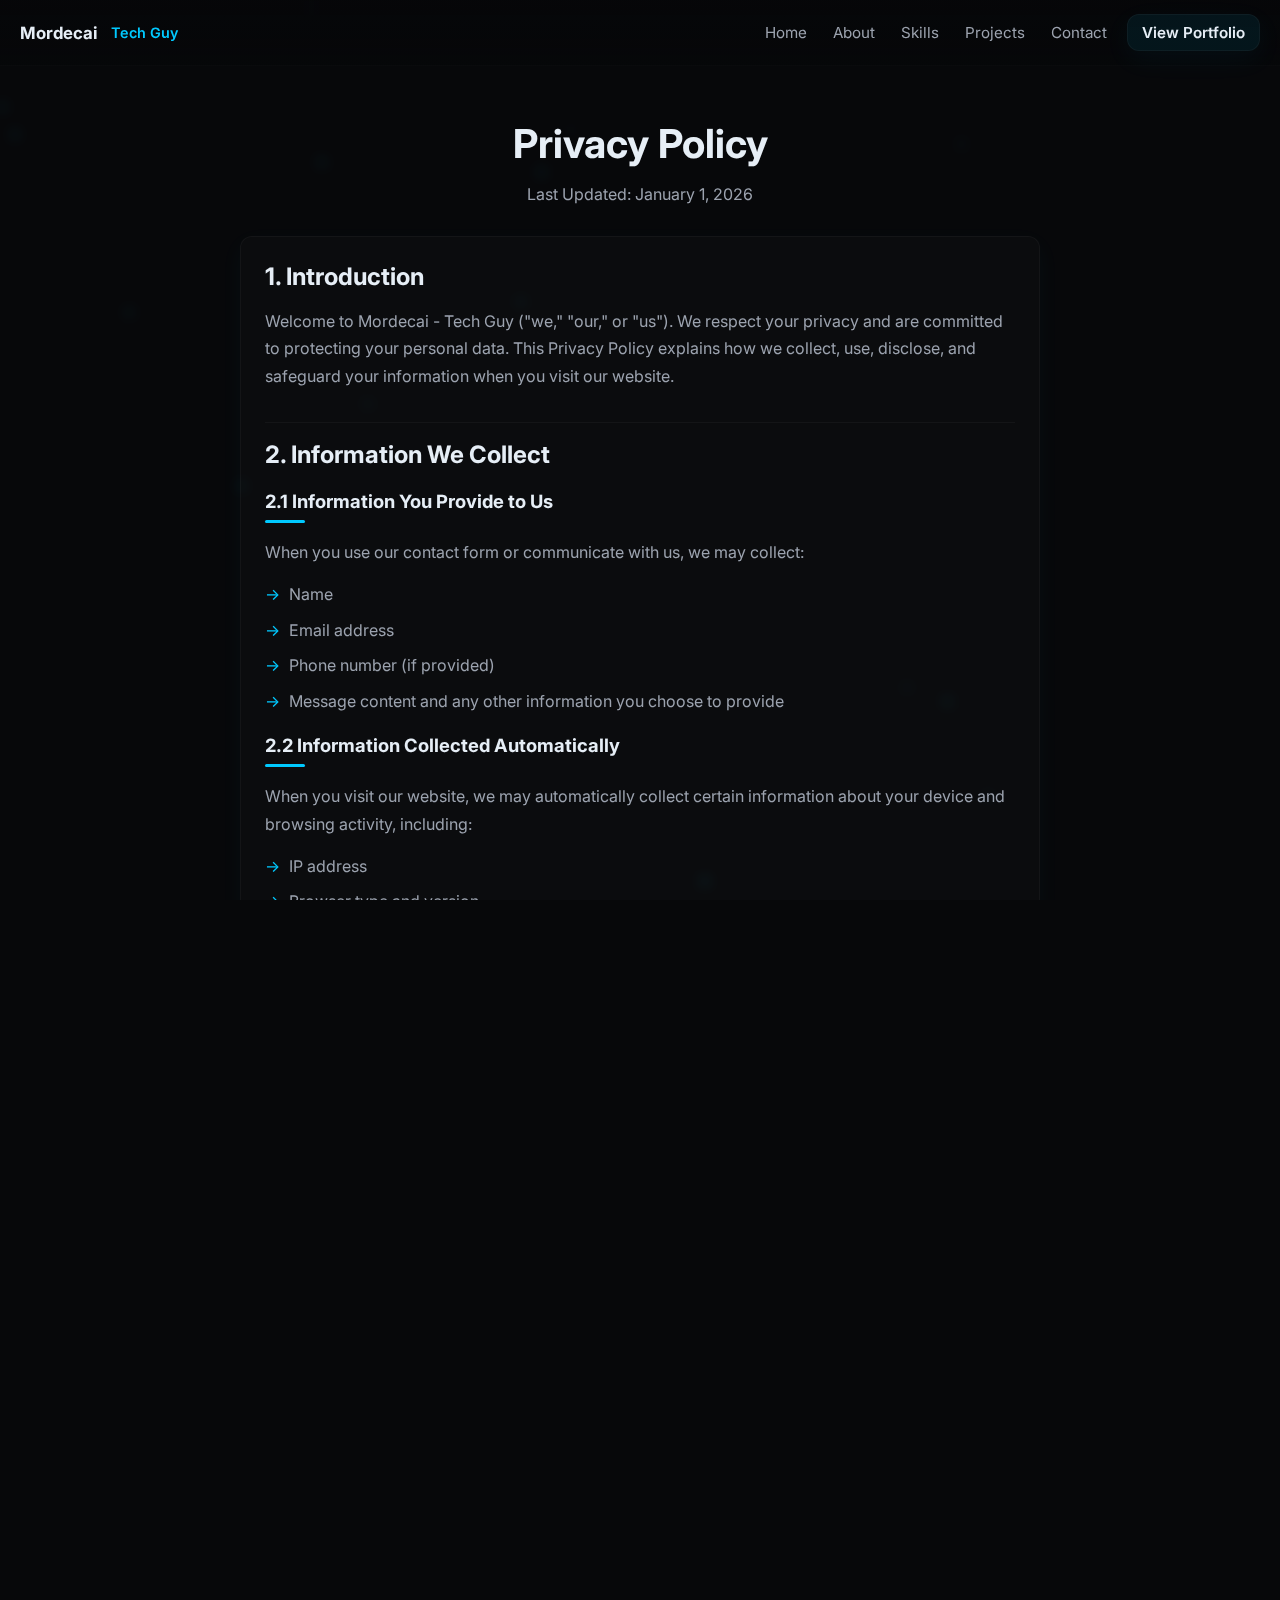
<file: privacy.html>
<!doctype html>
<html lang="en">
<head>
  <meta charset="utf-8">
  <meta name="viewport" content="width=device-width, initial-scale=1">
  <title>Privacy Policy - Mordecai | Tech Guy</title>

  <link rel="preconnect" href="https://fonts.googleapis.com">
  <link rel="preconnect" href="https://fonts.gstatic.com" crossorigin>
  <link href="https://fonts.googleapis.com/css2?family=Inter:wght@300;400;600;700&display=swap" rel="stylesheet">

  <link rel="stylesheet" href="Index.css">

  <meta name="description" content="Privacy Policy for Mordecai - Tech Guy portfolio website.">
  <meta name="theme-color" content="#07080a">
</head>
<body>

  <div id="scrollProgress" aria-hidden="true"></div>
  <canvas id="particles" aria-hidden="true"></canvas>

  <header id="siteHeader" class="nav">
    <div class="nav-inner">
      <a href="index.html" class="brand">Mordecai<span class="dot">Tech Guy</span></a>

      <nav class="nav-links" aria-label="Primary navigation">
        <a href="index.html#home" class="nav-link">Home</a>
        <a href="index.html#about" class="nav-link">About</a>
        <a href="index.html#skills" class="nav-link">Skills</a>
        <a href="index.html#projects" class="nav-link">Projects</a>
        <a href="index.html#contact" class="nav-link">Contact</a>
        <a href="index.html#projects" class="btn-accent">View Portfolio</a>
      </nav>

      <button id="mobileBtn" aria-expanded="false" aria-controls="mobileMenu" class="mobile-toggle" aria-label="Open menu">
        <svg viewBox="0 0 24 24" width="20" height="20" fill="none" stroke="currentColor" stroke-width="2" stroke-linecap="round" aria-hidden="true">
          <line x1="3" y1="6" x2="21" y2="6"></line>
          <line x1="3" y1="12" x2="21" y2="12"></line>
          <line x1="3" y1="18" x2="21" y2="18"></line>
        </svg>
      </button>
    </div>
  </header>

  <div id="mobileMenu" class="mobile-menu" aria-hidden="true">
    <div class="mobile-card">
      <button id="mobileClose" class="mobile-close" aria-label="Close menu">✕</button>
      <nav class="mobile-nav" aria-label="Mobile navigation">
        <a href="index.html#home" data-link-mobile class="mobile-link">Home</a>
        <a href="index.html#about" data-link-mobile class="mobile-link">About</a>
        <a href="index.html#skills" data-link-mobile class="mobile-link">Skills</a>
        <a href="index.html#projects" data-link-mobile class="mobile-link">Projects</a>
        <a href="index.html#contact" data-link-mobile class="mobile-link">Contact</a>
      </nav>
    </div>
  </div>

  <main>
    <section class="section reveal legal-page">
      <div class="container">
        <div class="legal-header">
          <h1>Privacy Policy</h1>
          <p class="muted">Last Updated: January 1, 2026</p>
        </div>

        <div class="card legal-content">
          <h2>1. Introduction</h2>
          <p class="muted">Welcome to Mordecai - Tech Guy ("we," "our," or "us"). We respect your privacy and are committed to protecting your personal data. This Privacy Policy explains how we collect, use, disclose, and safeguard your information when you visit our website.</p>

          <h2>2. Information We Collect</h2>
          <h3>2.1 Information You Provide to Us</h3>
          <p class="muted">When you use our contact form or communicate with us, we may collect:</p>
          <ul class="legal-list">
            <li>Name</li>
            <li>Email address</li>
            <li>Phone number (if provided)</li>
            <li>Message content and any other information you choose to provide</li>
          </ul>

          <h3>2.2 Information Collected Automatically</h3>
          <p class="muted">When you visit our website, we may automatically collect certain information about your device and browsing activity, including:</p>
          <ul class="legal-list">
            <li>IP address</li>
            <li>Browser type and version</li>
            <li>Operating system</li>
            <li>Pages visited and time spent on pages</li>
            <li>Referring website addresses</li>
            <li>Device information</li>
          </ul>

          <h3>2.3 Cookies and Tracking Technologies</h3>
          <p class="muted">We may use cookies, web beacons, and similar tracking technologies to enhance your experience and analyze website traffic. For more information, please see our Cookie Policy section below.</p>

          <h2>3. How We Use Your Information</h2>
          <p class="muted">We use the information we collect for the following purposes:</p>
          <ul class="legal-list">
            <li>To respond to your inquiries and communicate with you</li>
            <li>To provide and maintain our services</li>
            <li>To improve our website and user experience</li>
            <li>To analyze website usage and trends</li>
            <li>To detect, prevent, and address technical issues or security concerns</li>
            <li>To comply with legal obligations</li>
          </ul>

          <h2>4. How We Share Your Information</h2>
          <p class="muted">We do not sell, trade, or rent your personal information to third parties. We may share your information only in the following circumstances:</p>
          <ul class="legal-list">
            <li><strong>Service Providers:</strong> We may share information with trusted third-party service providers who assist us in operating our website (e.g., hosting services, email services)</li>
            <li><strong>Legal Requirements:</strong> We may disclose your information if required to do so by law or in response to valid requests by public authorities</li>
            <li><strong>Business Transfers:</strong> In the event of a merger, acquisition, or sale of assets, your information may be transferred</li>
          </ul>

          <h2>5. Data Security</h2>
          <p class="muted">We implement appropriate technical and organizational security measures to protect your personal information against unauthorized access, alteration, disclosure, or destruction. However, no method of transmission over the internet or electronic storage is 100% secure, and we cannot guarantee absolute security.</p>

          <h2>6. Data Retention</h2>
          <p class="muted">We retain your personal information only for as long as necessary to fulfill the purposes outlined in this Privacy Policy, unless a longer retention period is required or permitted by law. Contact form submissions are typically retained for up to 2 years.</p>

          <h2>7. Your Rights</h2>
          <p class="muted">Depending on your location, you may have the following rights regarding your personal information:</p>
          <ul class="legal-list">
            <li><strong>Access:</strong> The right to request copies of your personal data</li>
            <li><strong>Rectification:</strong> The right to request correction of inaccurate or incomplete data</li>
            <li><strong>Erasure:</strong> The right to request deletion of your personal data</li>
            <li><strong>Restriction:</strong> The right to request restriction of processing your personal data</li>
            <li><strong>Objection:</strong> The right to object to our processing of your personal data</li>
            <li><strong>Data Portability:</strong> The right to request transfer of your data to another organization</li>
          </ul>
          <p class="muted">To exercise any of these rights, please contact us at mordecaijames78@gmail.com.</p>

          <h2>8. Third-Party Links</h2>
          <p class="muted">Our website may contain links to third-party websites. We are not responsible for the privacy practices or content of these external sites. We encourage you to review their privacy policies before providing any personal information.</p>

          <h2>9. Children's Privacy</h2>
          <p class="muted">Our website is not intended for children under the age of 13. We do not knowingly collect personal information from children under 13. If you believe we have collected information from a child under 13, please contact us immediately.</p>

          <h2>10. International Data Transfers</h2>
          <p class="muted">Your information may be transferred to and processed in countries other than your country of residence. These countries may have different data protection laws. By using our website, you consent to the transfer of your information to these countries.</p>

          <h2>11. Changes to This Privacy Policy</h2>
          <p class="muted">We may update this Privacy Policy from time to time. Any changes will be posted on this page with an updated "Last Updated" date. We encourage you to review this Privacy Policy periodically for any changes.</p>

          <h2>12. Cookie Policy</h2>
          <h3>What Are Cookies?</h3>
          <p class="muted">Cookies are small text files stored on your device when you visit our website. They help us provide you with a better experience and allow certain features to function properly.</p>

          <h3>Types of Cookies We Use</h3>
          <ul class="legal-list">
            <li><strong>Essential Cookies:</strong> Necessary for the website to function properly (e.g., remembering your cookie preferences)</li>
            <li><strong>Performance Cookies:</strong> Help us understand how visitors interact with our website by collecting anonymous information</li>
            <li><strong>Functionality Cookies:</strong> Remember your preferences and choices to provide enhanced features</li>
          </ul>

          <h3>Managing Cookies</h3>
          <p class="muted">Most web browsers allow you to control cookies through their settings. You can choose to block or delete cookies, but this may affect your experience on our website. You can manage your cookie preferences using our cookie banner when you first visit the site.</p>

          <h2>13. Contact Us</h2>
          <p class="muted">If you have any questions, concerns, or requests regarding this Privacy Policy or our data practices, please contact us:</p>
          <div class="contact-box">
            <p><strong>Email:</strong> <a href="mailto:mordecaijames78@gmail.com">mordecaijames78@gmail.com</a></p>
            <p><strong>Phone:</strong> <a href="https://wa.me/2349077673110">+234 907 767 3110</a></p>
            <p><strong>Location:</strong> Kaduna, Nigeria</p>
          </div>
        </div>
      </div>
    </section>
  </main>

  <footer class="footer">
    <div class="container footer-inner">
      <div class="muted small">© <span id="year"></span> Mordecai — Tech Guy. All rights reserved.</div>
      <div class="links">
        <a href="privacy.html" class="muted">Privacy</a>
        <a href="terms.html" class="muted">Terms</a>
      </div>
    </div>
  </footer>

  <script src="Index.js"></script>
</body>
</html>
</file>
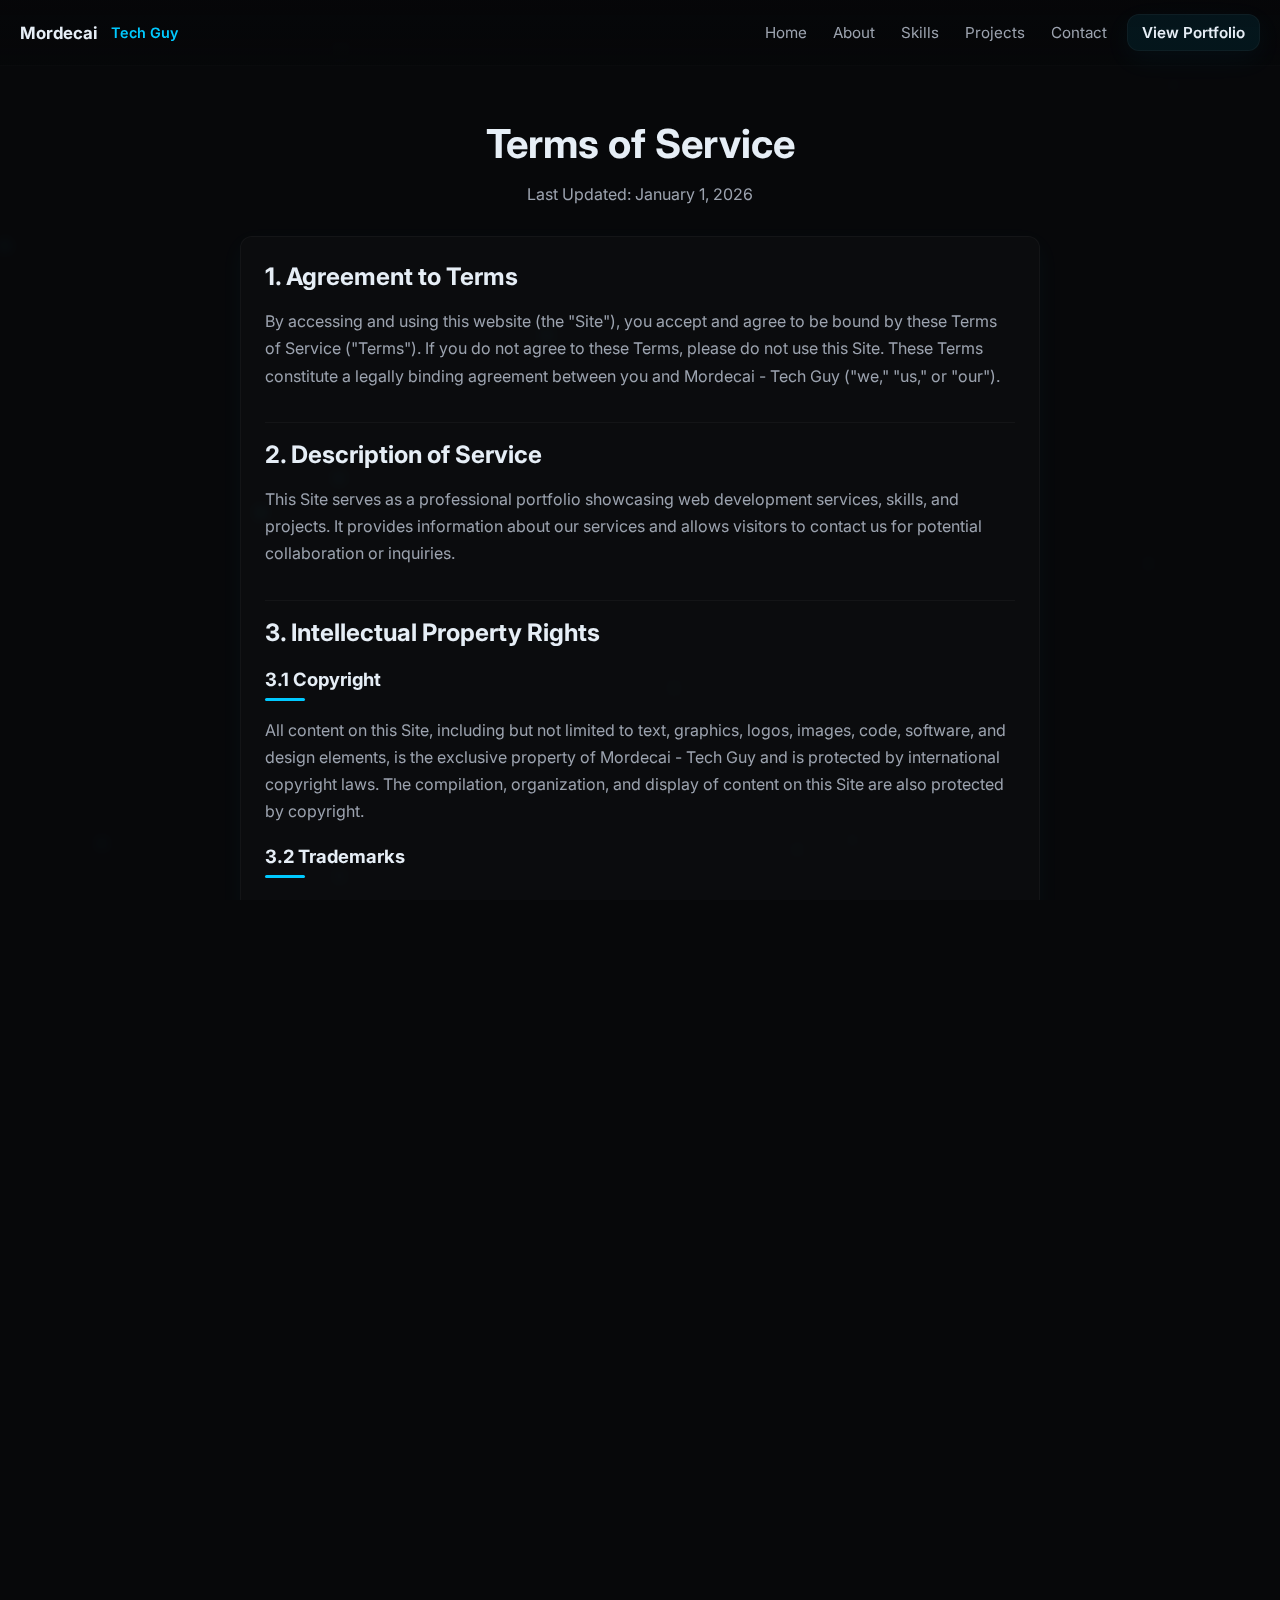
<file: terms.html>
<!doctype html>
<html lang="en">
<head>
  <meta charset="utf-8">
  <meta name="viewport" content="width=device-width, initial-scale=1">
  <title>Terms of Service - Mordecai | Tech Guy</title>

  <link rel="preconnect" href="https://fonts.googleapis.com">
  <link rel="preconnect" href="https://fonts.gstatic.com" crossorigin>
  <link href="https://fonts.googleapis.com/css2?family=Inter:wght@300;400;600;700&display=swap" rel="stylesheet">

  <link rel="stylesheet" href="Index.css">

  <meta name="description" content="Terms of Service for Mordecai - Tech Guy portfolio website.">
  <meta name="theme-color" content="#07080a">
</head>
<body>

  <div id="scrollProgress" aria-hidden="true"></div>
  <canvas id="particles" aria-hidden="true"></canvas>

  <header id="siteHeader" class="nav">
    <div class="nav-inner">
      <a href="index.html" class="brand">Mordecai<span class="dot">Tech Guy</span></a>

      <nav class="nav-links" aria-label="Primary navigation">
        <a href="index.html#home" class="nav-link">Home</a>
        <a href="index.html#about" class="nav-link">About</a>
        <a href="index.html#skills" class="nav-link">Skills</a>
        <a href="index.html#projects" class="nav-link">Projects</a>
        <a href="index.html#contact" class="nav-link">Contact</a>
        <a href="index.html#projects" class="btn-accent">View Portfolio</a>
      </nav>

      <button id="mobileBtn" aria-expanded="false" aria-controls="mobileMenu" class="mobile-toggle" aria-label="Open menu">
        <svg viewBox="0 0 24 24" width="20" height="20" fill="none" stroke="currentColor" stroke-width="2" stroke-linecap="round" aria-hidden="true">
          <line x1="3" y1="6" x2="21" y2="6"></line>
          <line x1="3" y1="12" x2="21" y2="12"></line>
          <line x1="3" y1="18" x2="21" y2="18"></line>
        </svg>
      </button>
    </div>
  </header>

  <div id="mobileMenu" class="mobile-menu" aria-hidden="true">
    <div class="mobile-card">
      <button id="mobileClose" class="mobile-close" aria-label="Close menu">✕</button>
      <nav class="mobile-nav" aria-label="Mobile navigation">
        <a href="index.html#home" data-link-mobile class="mobile-link">Home</a>
        <a href="index.html#about" data-link-mobile class="mobile-link">About</a>
        <a href="index.html#skills" data-link-mobile class="mobile-link">Skills</a>
        <a href="index.html#projects" data-link-mobile class="mobile-link">Projects</a>
        <a href="index.html#contact" data-link-mobile class="mobile-link">Contact</a>
      </nav>
    </div>
  </div>

  <main>
    <section class="section reveal legal-page">
      <div class="container">
        <div class="legal-header">
          <h1>Terms of Service</h1>
          <p class="muted">Last Updated: January 1, 2026</p>
        </div>

        <div class="card legal-content">
          <h2>1. Agreement to Terms</h2>
          <p class="muted">By accessing and using this website (the "Site"), you accept and agree to be bound by these Terms of Service ("Terms"). If you do not agree to these Terms, please do not use this Site. These Terms constitute a legally binding agreement between you and Mordecai - Tech Guy ("we," "us," or "our").</p>

          <h2>2. Description of Service</h2>
          <p class="muted">This Site serves as a professional portfolio showcasing web development services, skills, and projects. It provides information about our services and allows visitors to contact us for potential collaboration or inquiries.</p>

          <h2>3. Intellectual Property Rights</h2>
          <h3>3.1 Copyright</h3>
          <p class="muted">All content on this Site, including but not limited to text, graphics, logos, images, code, software, and design elements, is the exclusive property of Mordecai - Tech Guy and is protected by international copyright laws. The compilation, organization, and display of content on this Site are also protected by copyright.</p>

          <h3>3.2 Trademarks</h3>
          <p class="muted">All trademarks, service marks, brand names, and logos displayed on this Site are the property of their respective owners. Use of these marks without express written permission is strictly prohibited.</p>

          <h3>3.3 Restrictions on Use</h3>
          <p class="muted">You may not, without our prior written permission:</p>
          <ul class="legal-list">
            <li>Copy, reproduce, republish, download, post, broadcast, transmit, or otherwise use Site content in any way</li>
            <li>Modify or adapt any content from this Site</li>
            <li>Create derivative works based on content from this Site</li>
            <li>Distribute or sell any content obtained from this Site</li>
            <li>Remove or alter any copyright, trademark, or other proprietary notices</li>
            <li>Use automated systems (bots, scrapers) to access or collect data from this Site</li>
          </ul>

          <h2>4. Permitted Use</h2>
          <p class="muted">You may:</p>
          <ul class="legal-list">
            <li>View and browse the Site for personal, non-commercial purposes</li>
            <li>Share links to pages on this Site on social media or other platforms</li>
            <li>Print individual pages for your personal reference</li>
            <li>Contact us through provided forms and communication channels</li>
          </ul>

          <h2>5. User Conduct</h2>
          <p class="muted">When using this Site, you agree not to:</p>
          <ul class="legal-list">
            <li>Violate any applicable laws or regulations</li>
            <li>Infringe upon the intellectual property rights of others</li>
            <li>Transmit any harmful, offensive, or illegal content</li>
            <li>Attempt to gain unauthorized access to any portion of the Site</li>
            <li>Interfere with or disrupt the Site's operation or servers</li>
            <li>Impersonate any person or entity</li>
            <li>Collect or harvest information about other users</li>
            <li>Use the Site for any commercial purpose without our express permission</li>
          </ul>

          <h2>6. Project Showcases and Client Work</h2>
          <p class="muted">Projects and client work displayed in our portfolio are shown with permission or are our original work. If you are a client and wish to have your project removed or modified, please contact us immediately.</p>

          <h2>7. Third-Party Links</h2>
          <p class="muted">This Site may contain links to third-party websites or resources. We are not responsible for the content, accuracy, or practices of these external sites. Access to third-party sites is at your own risk, and we encourage you to review their terms of service and privacy policies.</p>

          <h2>8. Disclaimer of Warranties</h2>
          <p class="muted">This Site is provided "as is" and "as available" without warranties of any kind, either express or implied, including but not limited to:</p>
          <ul class="legal-list">
            <li>Warranties of merchantability or fitness for a particular purpose</li>
            <li>Warranties that the Site will be uninterrupted, error-free, or secure</li>
            <li>Warranties regarding the accuracy, reliability, or completeness of content</li>
          </ul>

          <h2>9. Limitation of Liability</h2>
          <p class="muted">To the fullest extent permitted by law, Mordecai - Tech Guy shall not be liable for any direct, indirect, incidental, consequential, special, or punitive damages arising from or related to your use of this Site, including but not limited to:</p>
          <ul class="legal-list">
            <li>Loss of data, profits, or business opportunities</li>
            <li>Personal injury or property damage</li>
            <li>Unauthorized access to or use of our servers</li>
            <li>Errors, mistakes, or inaccuracies in content</li>
            <li>Any interruption or cessation of services</li>
          </ul>

          <h2>10. Indemnification</h2>
          <p class="muted">You agree to indemnify, defend, and hold harmless Mordecai - Tech Guy from any claims, losses, damages, liabilities, costs, and expenses (including reasonable attorney's fees) arising from:</p>
          <ul class="legal-list">
            <li>Your use of the Site</li>
            <li>Your violation of these Terms</li>
            <li>Your violation of any rights of another party</li>
            <li>Any content you submit through the Site</li>
          </ul>

          <h2>11. Service Inquiries and Contracts</h2>
          <p class="muted">Any inquiries about services made through this Site do not constitute a binding contract. Formal service agreements require separate written contracts signed by both parties. Pricing, timelines, and deliverables mentioned on the Site are subject to change and must be confirmed in writing.</p>

          <h2>12. Privacy</h2>
          <p class="muted">Your use of this Site is also governed by our Privacy Policy, which is incorporated into these Terms by reference. Please review our Privacy Policy to understand our data collection and usage practices.</p>

          <h2>13. Copyright Infringement Claims</h2>
          <p class="muted">If you believe that content on this Site infringes your copyright, please contact us with the following information:</p>
          <ul class="legal-list">
            <li>Identification of the copyrighted work claimed to be infringed</li>
            <li>Identification of the allegedly infringing material on our Site</li>
            <li>Your contact information (name, address, email, phone number)</li>
            <li>A statement that you have a good faith belief that the use is not authorized</li>
            <li>A statement that the information provided is accurate</li>
            <li>Your physical or electronic signature</li>
          </ul>

          <h2>14. Modifications to Terms</h2>
          <p class="muted">We reserve the right to modify these Terms at any time without prior notice. Changes will be effective immediately upon posting to this page with an updated "Last Updated" date. Your continued use of the Site after changes constitutes acceptance of the modified Terms.</p>

          <h2>15. Modifications to Site</h2>
          <p class="muted">We reserve the right to modify, suspend, or discontinue any aspect of the Site at any time without notice or liability.</p>

          <h2>16. Governing Law and Jurisdiction</h2>
          <p class="muted">These Terms shall be governed by and construed in accordance with the laws of Nigeria, without regard to its conflict of law provisions. Any disputes arising from these Terms or your use of the Site shall be subject to the exclusive jurisdiction of the courts in Kaduna, Nigeria.</p>

          <h2>17. Severability</h2>
          <p class="muted">If any provision of these Terms is found to be invalid, illegal, or unenforceable, the remaining provisions shall continue in full force and effect.</p>

          <h2>18. Waiver</h2>
          <p class="muted">Our failure to enforce any right or provision of these Terms shall not constitute a waiver of such right or provision.</p>

          <h2>19. Entire Agreement</h2>
          <p class="muted">These Terms, together with our Privacy Policy, constitute the entire agreement between you and Mordecai - Tech Guy regarding your use of this Site.</p>

          <h2>20. Contact Information</h2>
          <p class="muted">If you have any questions about these Terms of Service, please contact us:</p>
          <div class="contact-box">
            <p><strong>Email:</strong> <a href="mailto:mordecaijames78@gmail.com">mordecaijames78@gmail.com</a></p>
            <p><strong>Phone:</strong> <a href="https://wa.me/2349077673110">+234 907 767 3110</a></p>
            <p><strong>Location:</strong> Kaduna, Nigeria</p>
          </div>

          <p class="muted"><strong>Acknowledgment:</strong> By using this Site, you acknowledge that you have read, understood, and agree to be bound by these Terms of Service.</p>
        </div>
      </div>
    </section>
  </main>

  <footer class="footer">
    <div class="container footer-inner">
      <div class="muted small">© <span id="year"></span> Mordecai — Tech Guy. All rights reserved.</div>
      <div class="links">
        <a href="privacy.html" class="muted">Privacy</a>
        <a href="terms.html" class="muted">Terms</a>
      </div>
    </div>
  </footer>

  <script src="Index.js"></script>
</body>
</html>
</file>
<file: Index.css>
/* =========================
   FUTURISTIC MINIMAL THEME
   Index.css - Enhanced Responsive Version (Fixed)
   ========================= */

:root {
  --bg: #07080a;
  --surface: #0f1620;
  --card: rgba(255,255,255,0.02);
  --card-border: rgba(255,255,255,0.04);
  --text: #e6eef6;
  --muted: #9ca3af;
  --accent: #00c9ff;
  --accent-soft: rgba(0,201,255,0.08);
  --radius: 14px;
  --glass-blur: 8px;
  --container: 1120px;
  --transition: 320ms cubic-bezier(.16,.84,.24,1);
  
  /* Responsive spacing */
  --spacing-xs: 8px;
  --spacing-sm: 16px;
  --spacing-md: 24px;
  --spacing-lg: 32px;
  --spacing-xl: 48px;
  --spacing-2xl: 64px;
}

* { 
  box-sizing: border-box;
}

html,
body { 
  height: 100%;
  margin: 0; 
  padding: 0; 
  background: var(--bg); 
  color: var(--text); 
  font-family: Inter, system-ui, -apple-system, "Segoe UI", Roboto, "Helvetica Neue", Arial, sans-serif; 
  -webkit-font-smoothing: antialiased; 
  -moz-osx-font-smoothing: grayscale;
  overflow-x: hidden;
}

/* ------- layout helpers ---------- */
.container { 
  width: 100%;
  max-width: var(--container); 
  margin: 0 auto; 
  padding: 0 clamp(16px, 4vw, 20px);
}

.grid {
  display: grid;
  gap: clamp(16px, 3vw, 24px); 
  align-items: center; 
}

.section { 
  padding: clamp(40px, 8vw, 64px) 0;
  position: relative; 
  z-index: 5; 
}

.section-head {
  text-align: center;
  margin-bottom: clamp(28px, 5vw, 40px);
}

.section-head h2 {
  font-size: clamp(1.75rem, 3.5vw, 2.25rem);
  margin: 0 0 12px 0;
  line-height: 1.2;
}

.section-head p {
  color: var(--muted);
  font-size: clamp(0.9rem, 2vw, 1rem);
  line-height: 1.6;
}

.small {
  font-size: clamp(0.8rem, 2vw, 0.85rem); 
}

/* ---------- scroll progress ---------- */
#scrollProgress {
  position: fixed;
  left: 0; 
  top: 0; 
  height: 4px; 
  width: 0%; 
  background: linear-gradient(90deg, var(--accent), rgba(0,201,255,0.6)); 
  z-index: 60; 
  box-shadow: 0 6px 18px rgba(0,0,0,0.25); 
  transition: width 120ms linear; 
}

/* ---------- particles canvas ---------- */
#particles { 
  position: fixed; 
  inset: 0; 
  z-index: 0; 
  pointer-events: none; 
  mix-blend-mode: screen; 
  opacity: 0.7; 
  filter: blur(6px); 
}

/* ========== NAV ========== */
.nav { 
  position: fixed; 
  inset: 0 auto auto 0;
  top: 0; 
  z-index: 60; 
  width: 100%; 
}

.nav-inner { 
  display: flex; 
  align-items: center; 
  justify-content: space-between; 
  padding: clamp(10px, 2vw, 14px) clamp(16px, 4vw, 20px); 
  gap: clamp(12px, 2vw, 16px); 
  backdrop-filter: blur(var(--glass-blur)); 
  background: linear-gradient(180deg, rgba(5,6,8,0.55), rgba(5,6,8,0.35)); 
  border-bottom: 1px solid rgba(255,255,255,0.02); 
}

.brand { 
  font-weight: 700; 
  font-size: clamp(0.95rem, 2.5vw, 1.05rem); 
  color: var(--text); 
  text-decoration: none; 
  display: inline-flex; 
  gap: 8px; 
  align-items: center;
  white-space: nowrap;
}

.brand .dot {
  color: var(--accent); 
  font-weight: 600; 
  margin-left: 6px; 
  font-size: 0.9rem; 
}

.nav-links { 
  display: flex; 
  align-items: center; 
  gap: clamp(8px, 2vw, 14px); 
}

.nav-link { 
  color: var(--muted); 
  text-decoration: none; 
  padding: 8px 6px; 
  border-radius: 8px; 
  transition: var(--transition);
  font-size: clamp(0.85rem, 2vw, 0.95rem);
  white-space: nowrap;
}

.nav-link:hover { 
  color: var(--accent); 
  background: transparent; 
  transform: translateY(-1px); 
}

.btn-accent { 
  display: inline-flex; 
  gap: 8px; 
  align-items: center; 
  padding: clamp(6px, 1.5vw, 8px) clamp(10px, 2.5vw, 14px); 
  border-radius: 12px; 
  border: 1px solid rgba(255,255,255,0.04); 
  background: var(--accent-soft); 
  color: var(--text); 
  text-decoration: none; 
  font-weight: 600; 
  transition: var(--transition); 
  box-shadow: 0 8px 28px rgba(0,201,255,0.05);
  font-size: clamp(0.85rem, 2vw, 0.95rem);
  white-space: nowrap;
}

.btn-accent:hover {
  box-shadow: 0 12px 36px rgba(0,201,255,0.12); 
  transform: translateY(-2px); 
}

.btn-accent:active {
  transform: translateY(0);
}

/* Ghost button */
.btn-ghost {
  display: inline-flex;
  align-items: center;
  gap: 6px;
  padding: clamp(6px, 1.5vw, 8px) clamp(10px, 2.5vw, 12px);
  border-radius: 12px;
  background: transparent;
  color: var(--muted);
  border: 1px solid rgba(255,255,255,0.04);
  text-decoration: none;
  cursor: pointer;
  transition: var(--transition);
  font-size: clamp(0.85rem, 2vw, 0.95rem);
}

.btn-ghost:hover {
  color: var(--text);
  background: rgba(255,255,255,0.02);
  transform: translateY(-1px);
}

.btn-ghost:active { 
  transform: translateY(0); 
}

/* Generic link/button styles */
.link { 
  color: var(--muted); 
  text-decoration: none; 
  border: 1px solid rgba(255,255,255,0.03); 
  padding: 6px 10px; 
  border-radius: 8px; 
  cursor: pointer;
  transition: var(--transition);
  font-size: clamp(0.85rem, 2vw, 0.95rem);
}

.link:hover { 
  color: var(--accent); 
  background: rgba(0,201,255,0.04); 
  transform: translateY(-1px); 
}

.link:active { 
  transform: translateY(0); 
}

/* Focus states */
a:focus-visible, 
button:focus-visible, 
.btn-accent:focus-visible, 
.btn-ghost:focus-visible, 
.link:focus-visible {
  outline: 3px solid rgba(0,201,255,0.3);
  outline-offset: 3px;
}

/* Mobile toggle */
.mobile-toggle { 
  display: none; 
  background: transparent; 
  border: 1px solid rgba(255,255,255,0.04); 
  padding: 8px; 
  border-radius: 8px; 
  color: var(--text);
  cursor: pointer;
  transition: var(--transition);
}

.mobile-toggle:hover { 
  transform: translateY(-1px); 
  background: rgba(255,255,255,0.02);
}

.mobile-toggle:active { 
  transform: translateY(0); 
}

@media (max-width: 991px) { 
  .nav-links { 
    display: none; 
  } 
  .mobile-toggle { 
    display: inline-flex; 
  }
}

@media (max-width: 640px) {
  .nav-inner {
    padding: 10px 16px;
  }
}

/* mobile menu */
.mobile-menu { 
  position: fixed; 
  inset: 0; 
  z-index: 120; 
  display: flex; 
  align-items: flex-start; 
  justify-content: center; 
  pointer-events: none;
  background: rgba(0,0,0,0.6);
  backdrop-filter: blur(4px);
}

.mobile-card {
  margin-top: clamp(68px, 12vw, 78px); 
  width: calc(100% - 32px); 
  max-width: 420px; 
  background: linear-gradient(135deg, rgba(15,22,32,0.98), rgba(7,8,10,0.98));
  border: 1px solid var(--card-border); 
  border-radius: 12px; 
  padding: 18px; 
  box-shadow: 0 18px 60px rgba(0,0,0,0.6); 
  pointer-events: auto; 
  transform: translateY(8px); 
  transition: var(--transition); 
}

.mobile-close {
  background: transparent; 
  border: none; 
  color: var(--text); 
  font-size: 20px; 
  float: right;
  cursor: pointer;
  padding: 4px;
  transition: var(--transition);
  line-height: 1;
}

.mobile-close:hover {
  transform: scale(1.1);
  color: var(--accent);
}

.mobile-nav { 
  display: flex; 
  flex-direction: column; 
  gap: 8px; 
  margin-top: 8px;
  clear: both;
}

.mobile-link { 
  text-decoration: none; 
  color: var(--text); 
  padding: 10px; 
  border-radius: 8px;
  transition: var(--transition);
  font-size: clamp(0.9rem, 2vw, 1rem);
}

.mobile-link:hover {
  background: rgba(255,255,255,0.02);
  color: var(--accent);
}

.mobile-cta { 
  display: block; 
  margin-top: 10px; 
  text-align: center; 
  padding: 10px; 
  background: var(--accent-soft); 
  border-radius: 10px; 
  text-decoration: none; 
  color: var(--text); 
  font-weight: 600;
  cursor: pointer;
  transition: var(--transition);
}

.mobile-cta:hover {
  transform: translateY(-1px);
  box-shadow: 0 4px 12px rgba(0,201,255,0.08);
}

/* ========== HERO ========== */
.hero { 
  padding-top: clamp(100px, 18vw, 140px); 
  padding-bottom: clamp(40px, 8vw, 60px); 
  min-height: 100vh; 
  display: flex;
  align-items: center; 
}

.hero-grid {
  display: grid;
  grid-template-columns: 1fr;
  gap: clamp(32px, 6vw, 48px);
  align-items: center;
  width: 100%;
}

@media (min-width: 992px) { 
  .hero-grid { 
    grid-template-columns: 1fr 420px;
    gap: 60px;
  }
}

@media (min-width: 768px) and (max-width: 991px) {
  .hero-grid {
    grid-template-columns: 1fr;
    gap: 40px;
  }
}

.hero-content {
  z-index: 2;
}

.kicker { 
  display: inline-block; 
  padding: 6px 12px; 
  border-radius: 999px; 
  background: var(--accent-soft); 
  color: var(--accent); 
  font-size: clamp(0.75rem, 2vw, 0.85rem); 
  margin-bottom: 18px;
  font-weight: 600;
  border: 1px solid rgba(0,201,255,0.2);
}

.hero-title { 
  font-size: clamp(1.75rem, 6vw, 3.25rem); 
  line-height: 1.1; 
  margin: 0 0 clamp(14px, 3vw, 18px) 0;
  background: linear-gradient(135deg, var(--text) 0%, var(--accent) 100%);
  -webkit-background-clip: text;
  -webkit-text-fill-color: transparent;
  background-clip: text;
}

.hero-sub { 
  color: var(--muted); 
  max-width: 52ch; 
  margin-bottom: clamp(20px, 4vw, 28px);
  font-size: clamp(0.95rem, 2.5vw, 1.05rem);
  line-height: 1.6;
}

.hero-ctas { 
  display: flex; 
  gap: clamp(10px, 2vw, 14px); 
  align-items: center;
  flex-wrap: wrap;
}

.hero-meta { 
  color: var(--muted); 
  margin-top: clamp(20px, 4vw, 24px);
  font-size: clamp(0.85rem, 2vw, 0.95rem);
}

.hero-meta strong {
  color: var(--accent);
}

/* Hero Photo Section */
.hero-photo-container {
  position: relative;
  display: flex;
  align-items: center;
  justify-content: center;
  padding: clamp(16px, 3vw, 20px);
}

.hero-photo {
  position: relative;
  width: 100%;
  max-width: clamp(280px, 50vw, 380px);
  aspect-ratio: 1;
  object-fit: cover;
  border-radius: clamp(16px, 3vw, 20px);
  border: 3px solid rgba(0,201,255,0.3);
  box-shadow: 
    0 0 60px rgba(0,201,255,0.15),
    0 20px 60px rgba(0,0,0,0.5);
  z-index: 2;
  transition: var(--transition);
}

.hero-photo:hover {
  transform: scale(1.02);
  border-color: rgba(0,201,255,0.5);
  box-shadow: 
    0 0 80px rgba(0,201,255,0.25),
    0 25px 70px rgba(0,0,0,0.6);
}

.photo-backdrop {
  position: absolute;
  inset: 0;
  background: linear-gradient(135deg, var(--accent-soft), rgba(0,201,255,0.03));
  border-radius: 24px;
  transform: rotate(-3deg);
  z-index: 0;
}

.photo-glow {
  position: absolute;
  width: 120%;
  height: 120%;
  background: radial-gradient(circle, rgba(0,201,255,0.15) 0%, transparent 70%);
  z-index: 1;
  animation: pulse 4s ease-in-out infinite;
}

@keyframes pulse {
  0%, 100% { opacity: 0.4; transform: scale(1); }
  50% { opacity: 0.6; transform: scale(1.05); }
}

/* Photo Badge */
.photo-badge {
  position: absolute;
  bottom: clamp(20px, 4vw, 30px);
  left: 50%;
  transform: translateX(-50%);
  background: linear-gradient(135deg, rgba(15,22,32,0.95), rgba(7,8,10,0.95));
  backdrop-filter: blur(12px);
  border: 1px solid rgba(0,201,255,0.3);
  border-radius: 50px;
  padding: clamp(10px, 2vw, 12px) clamp(16px, 3vw, 20px);
  display: flex;
  align-items: center;
  gap: clamp(10px, 2vw, 12px);
  box-shadow: 0 8px 32px rgba(0,0,0,0.4);
  z-index: 3;
  animation: slideUp 0.6s ease-out 0.3s backwards;
  max-width: 90%;
}

@keyframes slideUp {
  from {
    opacity: 0;
    transform: translateX(-50%) translateY(20px);
  }
  to {
    opacity: 1;
    transform: translateX(-50%) translateY(0);
  }
}

.badge-icon {
  width: clamp(28px, 5vw, 32px);
  height: clamp(28px, 5vw, 32px);
  background: var(--accent-soft);
  border-radius: 50%;
  display: flex;
  align-items: center;
  justify-content: center;
  color: var(--accent);
  flex-shrink: 0;
  font-size: clamp(0.9rem, 2vw, 1rem);
}

.badge-text {
  text-align: left;
  min-width: 0;
}

.badge-title {
  font-size: clamp(0.8rem, 2vw, 0.9rem);
  font-weight: 600;
  color: var(--text);
  margin-bottom: 2px;
  white-space: nowrap;
  overflow: hidden;
  text-overflow: ellipsis;
}

.badge-subtitle {
  font-size: clamp(0.7rem, 1.8vw, 0.75rem);
  color: var(--muted);
  white-space: nowrap;
  overflow: hidden;
  text-overflow: ellipsis;
}

/* Hero Stats */
.hero-stats {
  display: grid;
  grid-template-columns: repeat(auto-fit, minmax(120px, 1fr));
  gap: clamp(12px, 3vw, 20px);
  margin-top: clamp(32px, 6vw, 48px);
  padding-top: clamp(24px, 4vw, 32px);
  border-top: 1px solid rgba(255,255,255,0.04);
}

.stat-item {
  text-align: center;
  padding: clamp(12px, 2.5vw, 16px);
  background: var(--card);
  border: 1px solid var(--card-border);
  border-radius: 12px;
  transition: var(--transition);
}

.stat-item:hover {
  transform: translateY(-4px);
  border-color: rgba(0,201,255,0.2);
  box-shadow: 0 8px 24px rgba(0,201,255,0.08);
}

.stat-number {
  font-size: clamp(1.5rem, 4vw, 2rem);
  font-weight: 700;
  background: linear-gradient(135deg, var(--text) 0%, var(--accent) 100%);
  -webkit-background-clip: text;
  -webkit-text-fill-color: transparent;
  background-clip: text;
  margin-bottom: 4px;
  display: block;
}

.stat-label {
  font-size: clamp(0.75rem, 2vw, 0.85rem);
  color: var(--muted);
  text-transform: uppercase;
  letter-spacing: 0.5px;
  display: block;
}

@media (max-width: 991px) {
  .hero-photo-container {
    order: -1;
  }
  
  .hero-stats {
    grid-template-columns: repeat(3, 1fr);
  }
}

@media (max-width: 640px) {
  .hero-stats {
    grid-template-columns: 1fr;
  }
  
  .hero-ctas {
    flex-direction: column;
    align-items: stretch;
  }
  
  .hero-ctas .btn-accent,
  .hero-ctas .btn-ghost {
    width: 100%;
    justify-content: center;
  }
}

@media (max-width: 480px) {
  .photo-badge {
    flex-direction: column;
    text-align: center;
    padding: 12px;
  }
  
  .badge-text {
    text-align: center;
  }
}

/* Avatar styles for About section */
.avatar { 
  width: clamp(64px, 12vw, 84px); 
  height: clamp(64px, 12vw, 84px); 
  border-radius: 50%; 
  object-fit: cover; 
  border: 2px solid rgba(255,255,255,0.04); 
}

.avatar.small { 
  width: clamp(48px, 10vw, 64px); 
  height: clamp(48px, 10vw, 64px); 
}

.meta h3 { 
  margin: 0; 
  font-size: clamp(0.95rem, 2.5vw, 1.05rem); 
}

.meta .muted { 
  color: var(--muted); 
  margin-top: 6px;
  font-size: clamp(0.85rem, 2vw, 0.95rem);
}

/* ========== ABOUT ========== */
.about-grid { 
  grid-template-columns: 1fr;
  gap: clamp(20px, 4vw, 24px);
}

@media (min-width: 768px) { 
  .about-grid { 
    grid-template-columns: minmax(250px, 300px) 1fr; 
  } 
}

@media (min-width: 992px) {
  .about-grid {
    grid-template-columns: 300px 1fr;
  }
}

.about-card { 
  display: flex; 
  flex-direction: column; 
  gap: 10px; 
  align-items: flex-start; 
}

/* two grid inside bio */
.two-grid { 
  display: grid; 
  grid-template-columns: 1fr; 
  gap: clamp(12px, 2.5vw, 16px); 
  margin-top: 12px; 
}

@media (min-width: 640px) { 
  .two-grid { 
    grid-template-columns: 1fr 1fr; 
  } 
}

/* Mini cards */
.mini {
  background: linear-gradient(135deg, var(--card) 0%, rgba(0,201,255,0.05) 100%);
  border: 1px solid var(--card-border);
  border-radius: 12px;
  padding: clamp(14px, 3vw, 16px) clamp(16px, 3.5vw, 20px);
  transition: transform 0.3s ease, box-shadow 0.3s ease, border-color 0.3s ease;
}

.mini:hover {
  transform: translateY(-4px);
  box-shadow: 0 12px 24px rgba(0,201,255,0.08);
  border-color: rgba(0,201,255,0.2);
}

.mini h3 {
  font-size: clamp(1.1rem, 2.5vw, 1.3rem);
  font-weight: 600;
  margin-bottom: 12px;
  margin-top: 0;
}

.mini ul {
  list-style: none;
  padding: 0;
  margin: 8px 0 0 0;
  font-size: clamp(0.85rem, 2vw, 0.95rem);
}

.mini ul li {
  margin-bottom: 6px;
  padding-left: 20px;
  position: relative;
  line-height: 1.6;
  transition: transform 0.2s ease, color 0.2s ease;
  color: var(--muted);
}

.mini ul li:before {
  content: "✔";
  position: absolute;
  left: 0;
  color: var(--accent);
  font-weight: bold;
}

.mini ul li:hover {
  transform: translateX(4px);
  color: var(--text);
}

/* ========== SKILLS ========== */
.skills-grid { 
  grid-template-columns: 1fr;
  gap: clamp(16px, 3vw, 24px);
}

@media (min-width: 640px) {
  .skills-grid {
    grid-template-columns: repeat(2, 1fr);
  }
}

@media (min-width: 900px) { 
  .skills-grid { 
    grid-template-columns: repeat(3, 1fr); 
  } 
}

.skill {
  margin-bottom: 12px; 
}

.skill h4 {
  margin: 0 0 8px 0;
  font-size: clamp(0.9rem, 2vw, 1rem);
  color: var(--text);
}

.progress-container { 
  background: rgba(255,255,255,0.04); 
  height: 8px; 
  border-radius: 999px; 
  overflow: hidden; 
}

.progress-bar { 
  height: 8px;
  width: 0%; 
  background: linear-gradient(90deg, var(--accent), rgba(0,201,255,0.6)); 
  box-shadow: 0 10px 30px rgba(0,201,255,0.06); 
  transition: width 1.2s cubic-bezier(.16,.84,.24,1); 
}

/* tools grid */
.tool-grid { 
  display: grid; 
  grid-template-columns: repeat(auto-fill, minmax(90px, 1fr)); 
  gap: 8px; 
  margin-top: 8px; 
}

@media (max-width: 640px) {
  .tool-grid {
    grid-template-columns: repeat(auto-fill, minmax(80px, 1fr));
  }
}

@media (max-width: 400px) {
  .tool-grid {
    grid-template-columns: repeat(2, 1fr);
  }
}

.tool { 
  padding: clamp(6px, 2vw, 8px); 
  text-align: center; 
  border-radius: 8px; 
  background: rgba(255,255,255,0.02); 
  border: 1px solid rgba(255,255,255,0.03); 
  color: var(--muted); 
  transition: all 0.3s ease;
  cursor: default;
  font-size: clamp(0.8rem, 2vw, 0.9rem);
  word-break: break-word;
}

.tool:hover {
  background: linear-gradient(135deg, var(--accent) 0%, var(--text) 100%);
  color: #fff;
  transform: translateY(-2px);
  box-shadow: 0 4px 12px rgba(0,201,255,0.15);
}

/* Card enhancements */
.card {
  background: rgba(255,255,255,0.02);
  border-radius: 12px;
  padding: clamp(16px, 3vw, 24px);
  border: 1px solid rgba(255,255,255,0.04);
  box-shadow: 0 8px 24px rgba(0,201,255,0.04);
  transition: transform 0.3s ease, box-shadow 0.3s ease;
}

.card:hover {
  transform: translateY(-4px);
  box-shadow: 0 12px 32px rgba(0,201,255,0.1);
}

.card h3, .card h4 {
  position: relative;
  font-size: clamp(1rem, 2.5vw, 1.15rem);
  margin-top: 0;
}

.card h3::after, .card h4::after {
  content: "";
  display: block;
  width: 40px;
  height: 3px;
  background: var(--accent);
  border-radius: 2px;
  margin-top: 6px;
}

.card p {
  color: var(--muted);
  line-height: 1.6;
  font-size: clamp(0.9rem, 2vw, 1rem);
}

/* ========== PROJECTS ========== */
.project-grid { 
  grid-template-columns: 1fr;
  gap: clamp(16px, 3vw, 20px); 
}

@media (min-width: 768px) {
  .project-grid {
    grid-template-columns: repeat(2, 1fr);
  }
}

@media (min-width: 992px) { 
  .project-grid { 
    grid-template-columns: repeat(2, 1fr); 
  } 
}

.project { 
  transition: var(--transition); 
  border-radius: 12px; 
}

.project .tags {
  margin-top: 12px; 
  display: flex; 
  gap: 8px; 
  flex-wrap: wrap; 
}

.project-tech { 
  display: inline-block; 
  background: rgba(255,255,255,0.03); 
  padding: 6px 10px; 
  border-radius: 999px; 
  color: var(--muted); 
  font-size: clamp(0.75rem, 1.8vw, 0.78rem); 
}

.project-actions { 
  margin-top: 12px; 
  display: flex; 
  gap: 10px;
  flex-wrap: wrap;
}

/* ========== TESTIMONIALS ========== */
.testimonial-grid { 
  grid-template-columns: 1fr;
  gap: clamp(16px, 3vw, 20px); 
}

@media (min-width: 640px) {
  .testimonial-grid {
    grid-template-columns: repeat(2, 1fr);
  }
}

@media (min-width: 992px) { 
  .testimonial-grid { 
    grid-template-columns: repeat(3, 1fr); 
  } 
}

.testimonial {
  display: flex;
  flex-direction: column;
  gap: 14px;
  transition: var(--transition);
}

.testimonial:hover {
  transform: translateY(-4px);
  box-shadow: 0 14px 48px rgba(2,6,23,0.7);
  border-color: rgba(255,255,255,0.06);
}

.testimonial-header {
  display: flex;
  align-items: center;
  gap: 12px;
}

.testimonial-avatar {
  width: clamp(44px, 8vw, 48px);
  height: clamp(44px, 8vw, 48px);
  border-radius: 50%;
  object-fit: cover;
  border: 2px solid rgba(255,255,255,0.04);
  flex-shrink: 0;
}

.testimonial-header h3 {
  margin: 0;
  font-size: clamp(0.95rem, 2vw, 1rem);
  color: var(--text);
}

.testimonial-header .muted {
  margin-top: 2px;
  font-size: clamp(0.8rem, 1.8vw, 0.85rem);
}

.rating {
  color: var(--accent);
  font-size: clamp(1rem, 2vw, 1.1rem);
  letter-spacing: 2px;
}

/* ========== CONTACT ========== */
.contact-grid { 
  grid-template-columns: 1fr; 
  gap: clamp(16px, 3vw, 20px); 
}

@media (min-width: 768px) {
  .contact-grid {
    grid-template-columns: 1fr 340px;
  }
}

@media (min-width: 992px) { 
  .contact-grid { 
    grid-template-columns: 1fr 360px; 
  } 
}

.contact-list {
  list-style: none;
  padding: 0;
  margin: 16px 0;
}

.contact-list li {
  margin-bottom: 12px;
  color: var(--muted);
  font-size: clamp(0.85rem, 2vw, 0.95rem);
}

.contact-list a {
  color: var(--accent);
  text-decoration: none;
  transition: var(--transition);
  word-break: break-word;
}

.contact-list a:hover {
  color: var(--text);
}

.social-links {
  display: flex;
  gap: 12px;
  margin-top: 20px;
  padding-top: 20px;
  border-top: 1px solid rgba(255, 255, 255, 0.04);
  flex-wrap: wrap;
}

.social-link {
  display: flex;
  align-items: center;
  justify-content: center;
  width: clamp(40px, 8vw, 44px);
  height: clamp(40px, 8vw, 44px);
  border-radius: 10px;
  background: rgba(255, 255, 255, 0.02);
  border: 1px solid rgba(255, 255, 255, 0.04);
  color: var(--muted);
  transition: var(--transition);
}

.social-link:hover {
  background: var(--accent-soft);
  border-color: var(--accent);
  color: var(--accent);
  transform: translateY(-2px);
  box-shadow: 0 8px 20px rgba(0, 201, 255, 0.08);
}

.social-link:active {
  transform: translateY(0);
}

.social-link svg {
  width: clamp(18px, 3.5vw, 20px);
  height: clamp(18px, 3.5vw, 20px);
}

/* Contact message/status */
.contact-msg {
  margin-top: 12px;
  font-size: clamp(0.85rem, 2vw, 0.95rem);
  color: var(--muted);
}

/* Ensure contact form is interactive */
.contact-form {
  position: relative;
  z-index: 30;
  pointer-events: auto;
}

.contact-form .input, 
.contact-form textarea, 
.contact-form button {
  position: relative;
  z-index: 31;
  pointer-events: auto;
}

.contact-form .label { 
  font-size: clamp(0.85rem, 2vw, 0.9rem); 
  color: var(--muted); 
  margin-bottom: 6px; 
  display: block; 
}

.input { 
  width: 100%; 
  padding: clamp(8px, 2vw, 10px) 12px; 
  border-radius: 8px; 
  background: transparent; 
  border: 1px solid rgba(255,255,255,0.04); 
  color: var(--text); 
  outline: none; 
  transition: var(--transition);
  font-size: clamp(0.9rem, 2vw, 1rem);
}

.input:focus { 
  border-color: var(--accent); 
  box-shadow: 0 8px 24px rgba(0,201,255,0.06); 
}

textarea {
  width: 100%; 
  padding: clamp(8px, 2vw, 10px) 12px; 
  border-radius: 8px; 
  background: transparent; 
  border: 1px solid rgba(255,255,255,0.04); 
  color: var(--text); 
  outline: none; 
  transition: var(--transition);
  font-family: inherit;
  resize: vertical;
  min-height: 120px;
  font-size: clamp(0.9rem, 2vw, 1rem);
}

textarea:focus { 
  border-color: var(--accent); 
  box-shadow: 0 8px 24px rgba(0,201,255,0.06); 
}

button {
  font-family: inherit;
}

/* ========== LEGAL PAGES ========== */
.legal-page {
  padding-top: clamp(100px, 18vw, 120px);
  padding-bottom: 40px;
}

.legal-header {
  text-align: center;
  margin-bottom: clamp(24px, 5vw, 32px);
}

.legal-header h1 {
  font-size: clamp(1.75rem, 5vw, 2.5rem);
  margin: 0 0 12px 0;
  line-height: 1.2;
}

.legal-content {
  max-width: 800px;
  margin: 0 auto;
}

.legal-content h2 {
  font-size: clamp(1.25rem, 3vw, 1.5rem);
  margin: clamp(24px, 5vw, 32px) 0 16px 0;
  color: var(--text);
  padding-top: 16px;
  border-top: 1px solid rgba(255,255,255,0.04);
  line-height: 1.3;
}

.legal-content h2:first-child {
  margin-top: 0;
  border-top: none;
  padding-top: 0;
}

.legal-content h3 {
  font-size: clamp(1.05rem, 2.5vw, 1.15rem);
  margin: 20px 0 12px 0;
  color: var(--text);
  line-height: 1.3;
}

.legal-content p {
  line-height: 1.7;
  margin-bottom: 16px;
  font-size: clamp(0.9rem, 2vw, 1rem);
}

.legal-list {
  list-style: none;
  padding: 0;
  margin: 16px 0;
}

.legal-list li {
  margin-bottom: 10px;
  padding-left: 24px;
  position: relative;
  color: var(--muted);
  line-height: 1.6;
  font-size: clamp(0.9rem, 2vw, 1rem);
}

.legal-list li:before {
  content: "→";
  position: absolute;
  left: 0;
  color: var(--accent);
}

.contact-box {
  background: rgba(255,255,255,0.02);
  border: 1px solid rgba(255,255,255,0.04);
  border-radius: 10px;
  padding: clamp(16px, 3vw, 20px);
  margin-top: 16px;
}

.contact-box p {
  margin: 8px 0;
  color: var(--muted);
  font-size: clamp(0.9rem, 2vw, 1rem);
}

.contact-box a {
  color: var(--accent);
  text-decoration: none;
  transition: var(--transition);
  word-break: break-word;
}

.contact-box a:hover {
  color: var(--text);
}

/* ========== COOKIE BANNER ========== */
.cookie-banner {
  position: fixed;
  bottom: 0;
  left: 0;
  right: 0;
  z-index: 100;
  background: linear-gradient(180deg, rgba(15,22,32,0.98), rgba(7,8,10,0.98));
  backdrop-filter: blur(12px);
  border-top: 1px solid rgba(255,255,255,0.06);
  box-shadow: 0 -4px 24px rgba(0,0,0,0.3);
  transform: translateY(100%);
  transition: transform 0.4s cubic-bezier(.16,.84,.24,1);
}

.cookie-banner.show {
  transform: translateY(0);
}

.cookie-content {
  max-width: var(--container);
  margin: 0 auto;
  padding: clamp(16px, 3vw, 20px);
  display: flex;
  align-items: center;
  justify-content: space-between;
  gap: clamp(16px, 3vw, 20px);
  flex-wrap: wrap;
}

.cookie-text {
  flex: 1;
  min-width: 240px;
}

.cookie-text p {
  margin: 0 0 8px 0;
  color: var(--text);
  font-size: clamp(0.85rem, 2vw, 0.95rem);
  line-height: 1.5;
}

.cookie-text a {
  color: var(--accent);
  text-decoration: none;
  transition: var(--transition);
}

.cookie-text a:hover {
  color: var(--text);
}

.cookie-actions {
  display: flex;
  gap: 10px;
  align-items: center;
  flex-wrap: wrap;
}

.cookie-btn {
  padding: clamp(8px, 2vw, 10px) clamp(14px, 3vw, 18px);
  border-radius: 10px;
  font-size: clamp(0.85rem, 2vw, 0.9rem);
  font-weight: 600;
  cursor: pointer;
  transition: var(--transition);
  border: 1px solid rgba(255,255,255,0.04);
  font-family: inherit;
  white-space: nowrap;
}

.cookie-btn.accept {
  background: var(--accent-soft);
  color: var(--text);
  box-shadow: 0 4px 16px rgba(0,201,255,0.08);
}

.cookie-btn.accept:hover {
  box-shadow: 0 6px 20px rgba(0,201,255,0.14);
  transform: translateY(-1px);
}

.cookie-btn.decline {
  background: transparent;
  color: var(--muted);
}

.cookie-btn.decline:hover {
  color: var(--text);
  background: rgba(255,255,255,0.02);
}

.cookie-btn.settings {
  background: transparent;
  color: var(--muted);
  border: none;
  text-decoration: underline;
  padding: clamp(8px, 2vw, 10px) 12px;
}

.cookie-btn.settings:hover {
  color: var(--accent);
}

@media (max-width: 768px) {
  .cookie-content {
    flex-direction: column;
    align-items: stretch;
    text-align: center;
  }
  
  .cookie-text {
    min-width: 100%;
  }
  
  .cookie-actions {
    justify-content: center;
    width: 100%;
  }
  
  .cookie-btn {
    flex: 1;
    min-width: 100px;
  }
}

@media (max-width: 480px) {
  .cookie-actions {
    flex-direction: column;
    width: 100%;
  }
  
  .cookie-btn {
    width: 100%;
  }
}

/* ========== FOOTER ========== */
.footer { 
  border-top: 1px solid rgba(255,255,255,0.03); 
  padding: clamp(20px, 4vw, 28px) 0; 
  margin-top: clamp(24px, 5vw, 32px); 
}

.footer-inner { 
  display: flex; 
  gap: clamp(10px, 2vw, 12px); 
  align-items: center; 
  justify-content: space-between; 
  flex-wrap: wrap;
  font-size: clamp(0.85rem, 2vw, 0.95rem);
}

@media (max-width: 640px) {
  .footer-inner {
    flex-direction: column;
    text-align: center;
    gap: 16px;
  }
}

/* ========== UTILITY CLASSES ========== */
.muted { 
  color: var(--muted); 
}

.mt { 
  margin-top: 12px; 
}

/* reveal helper */
.reveal { 
  opacity: 0; 
  transform: translateY(14px); 
  transition: opacity 0.8s ease, transform 0.8s ease; 
}

.reveal.in-view { 
  opacity: 1; 
  transform: none; 
}

/* ========== RESPONSIVE UTILITIES ========== */

/* Hide on mobile */
@media (max-width: 640px) {
  .hide-mobile {
    display: none !important;
  }
}

/* Hide on desktop */
@media (min-width: 641px) {
  .hide-desktop {
    display: none !important;
  }
}

/* Text alignment utilities for responsive */
@media (max-width: 640px) {
  .text-center-mobile {
    text-align: center;
  }
}

/* ========== ACCESSIBILITY IMPROVEMENTS ========== */

/* Skip to main content link for screen readers */
.skip-link {
  position: absolute;
  top: -40px;
  left: 0;
  background: var(--accent);
  color: var(--bg);
  padding: 8px 16px;
  text-decoration: none;
  z-index: 100;
  border-radius: 0 0 8px 0;
}

.skip-link:focus {
  top: 0;
}

/* Reduced motion for users who prefer it */
@media (prefers-reduced-motion: reduce) {
  *,
  *::before,
  *::after {
    animation-duration: 0.01ms !important;
    animation-iteration-count: 1 !important;
    transition-duration: 0.01ms !important;
  }
  
  .reveal {
    opacity: 1;
    transform: none;
  }
  
  .photo-glow {
    animation: none;
  }
}

/* High contrast mode support */
@media (prefers-contrast: high) {
  :root {
    --card-border: rgba(255,255,255,0.2);
    --accent: #00e0ff;
  }
  
  .card,
  .mini,
  .stat-item {
    border-width: 2px;
  }
}

/* ========== PRINT STYLES ========== */
@media print {
  .nav,
  .mobile-menu,
  .cookie-banner,
  #scrollProgress,
  #particles,
  .social-links,
  .hero-ctas,
  .project-actions,
  .contact-form {
    display: none !important;
  }
  
  body {
    background: white;
    color: black;
  }
  
  .hero {
    min-height: auto;
    padding-top: 20px;
  }
  
  .section {
    page-break-inside: avoid;
  }
  
  a {
    text-decoration: underline;
  }
  
  a[href^="http"]:after {
    content: " (" attr(href) ")";
    font-size: 0.8em;
  }
}

/* ========== LANDSCAPE MOBILE OPTIMIZATION ========== */
@media (max-height: 500px) and (orientation: landscape) {
  .hero {
    min-height: auto;
    padding-top: 80px;
    padding-bottom: 30px;
  }
  
  .hero-photo {
    max-width: 200px;
  }
  
  .section {
    padding: 30px 0;
  }
  
  .hero-stats {
    margin-top: 24px;
    padding-top: 16px;
  }
}

/* ========== VERY SMALL SCREENS ========== */
@media (max-width: 360px) {
  :root {
    --spacing-xs: 6px;
    --spacing-sm: 12px;
    --spacing-md: 16px;
  }
  
  .container {
    padding: 0 12px;
  }
  
  .hero-title {
    font-size: 1.5rem;
  }
  
  .badge-title,
  .badge-subtitle {
    font-size: 0.7rem;
  }
}

/* ========== LARGE SCREENS ========== */
@media (min-width: 1440px) {
  :root {
    --container: 1280px;
  }
  
  .hero-photo {
    max-width: 420px;
  }
}

@media (min-width: 1920px) {
  :root {
    --container: 1400px;
  }
}
</file>
